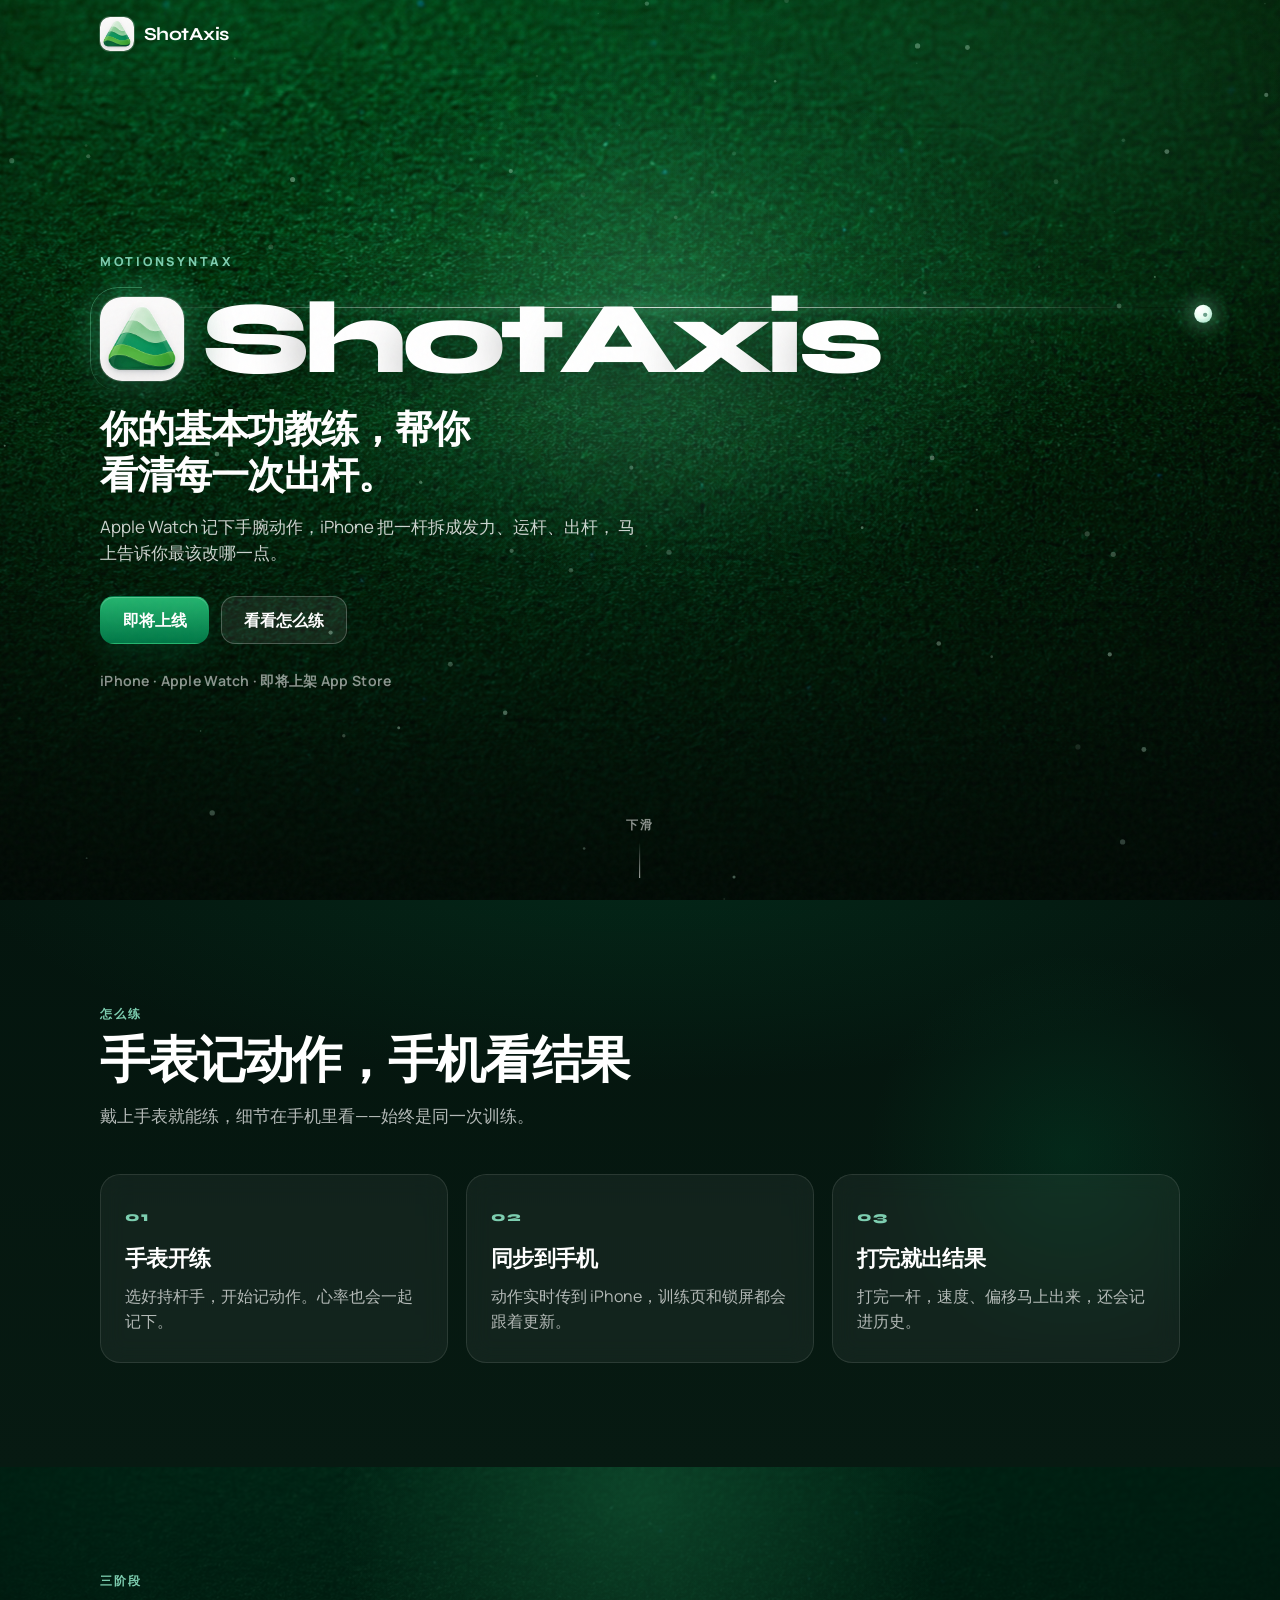
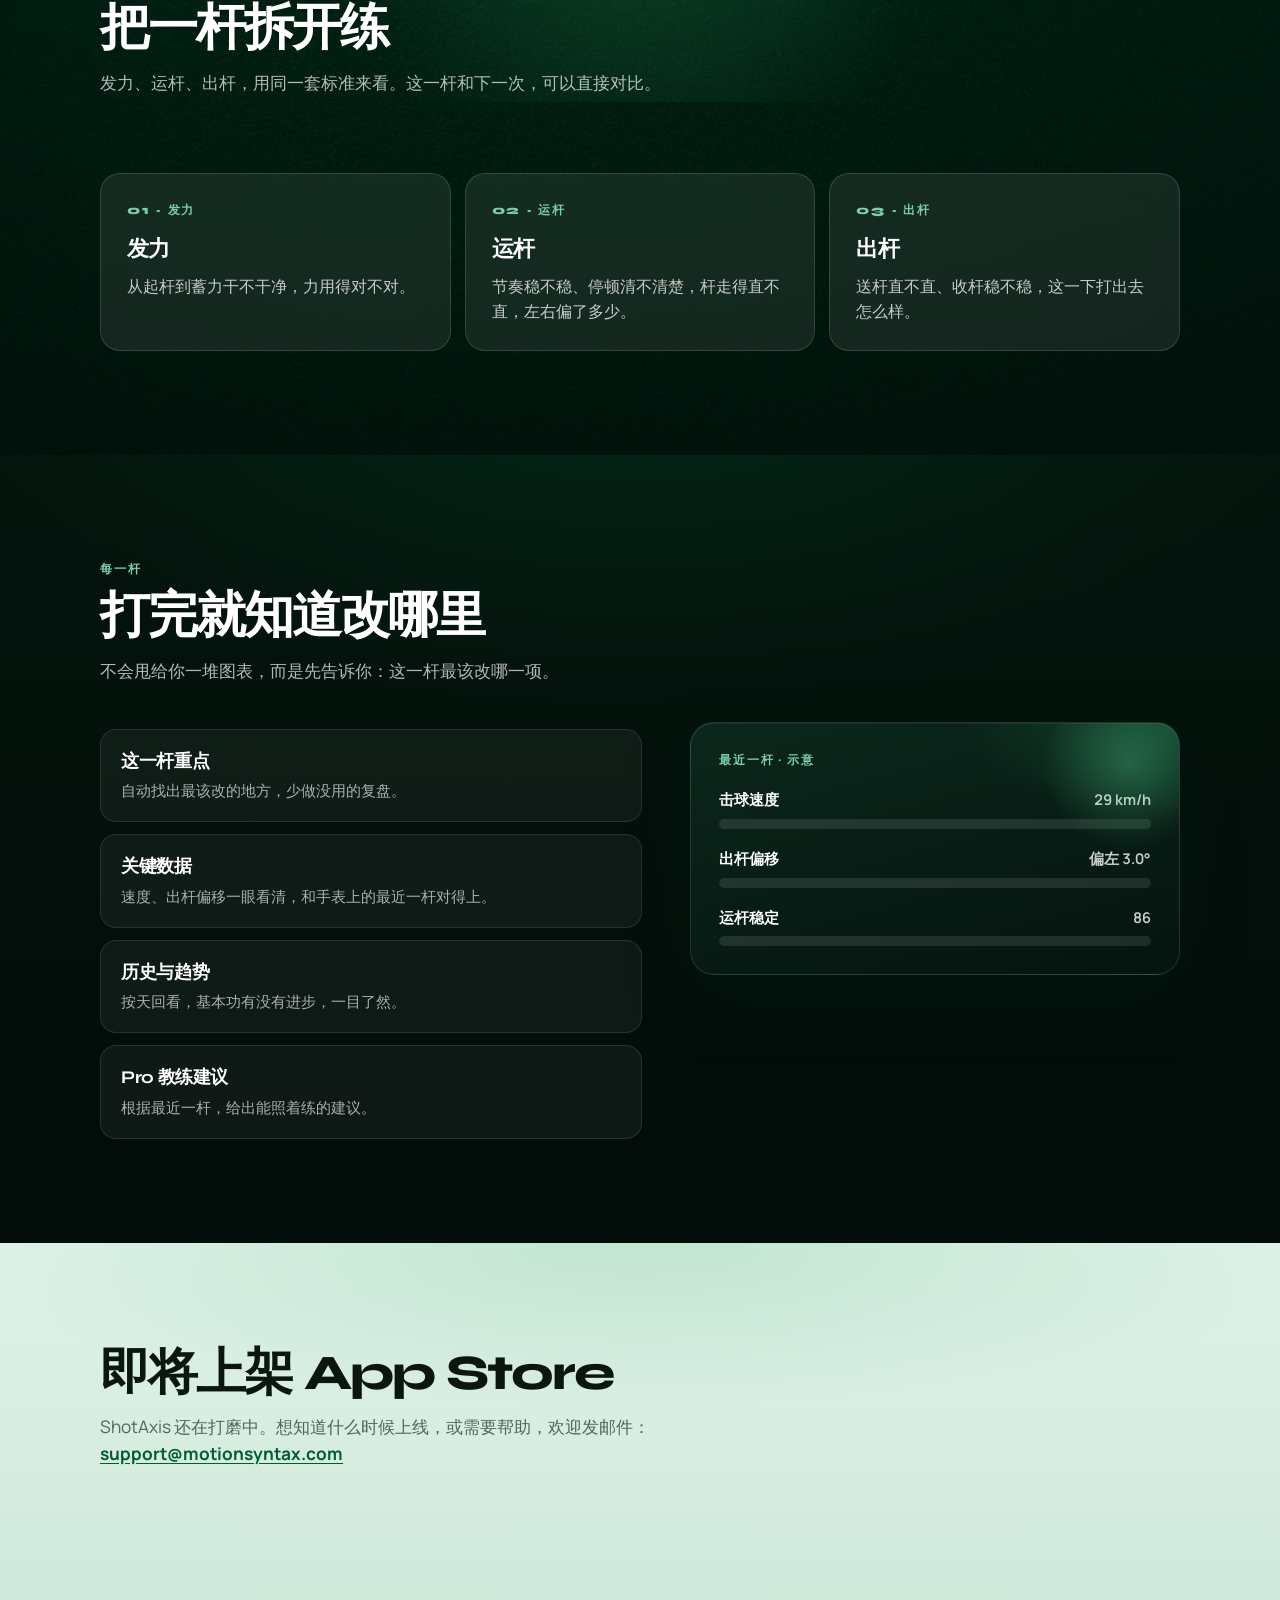
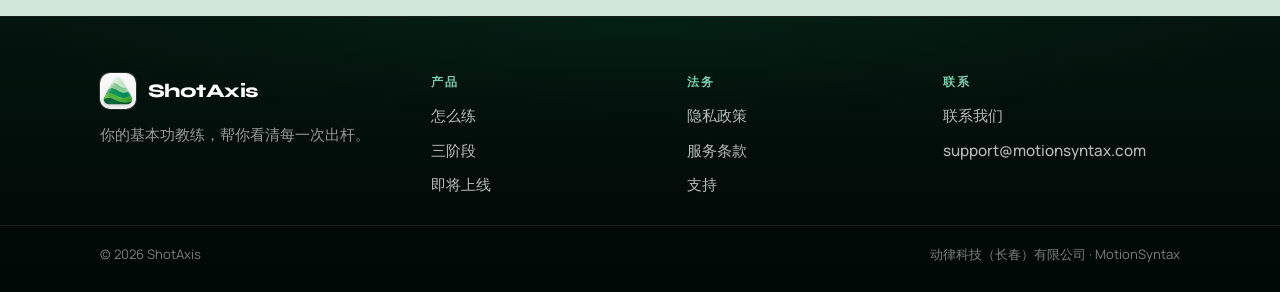
<file: index.html>
<!DOCTYPE html>
<html lang="zh-Hans">
<head>
  <meta charset="utf-8" />
  <meta name="viewport" content="width=device-width, initial-scale=1, viewport-fit=cover" />
  <meta name="description" content="ShotAxis — 你的基本功教练，帮你看清每一次出杆。Apple Watch 记下动作，iPhone 复盘发力、运杆与出杆。" />
  <meta name="theme-color" content="#000f0a" />
  <title>ShotAxis — 你的基本功教练</title>
  <link rel="icon" href="assets/app-icon.png" type="image/png" />
  <link rel="preconnect" href="https://fonts.googleapis.com" />
  <link rel="preconnect" href="https://fonts.gstatic.com" crossorigin />
  <link href="https://fonts.googleapis.com/css2?family=Manrope:wght@400;500;600;700;800&family=Syne:wght@600;700;800&display=swap" rel="stylesheet" />
  <link rel="stylesheet" href="styles.css" />
</head>
<body>
  <a class="skip-link" href="#main">跳到主要内容</a>
  <div class="noise" aria-hidden="true"></div>

  <header class="site-header" id="site-header">
    <div class="site-header__inner">
      <a class="brand" href="#top" aria-label="ShotAxis 首页">
        <img class="brand__mark" src="assets/app-icon.png" width="34" height="34" alt="" />
        <span class="brand__name">ShotAxis</span>
      </a>
    </div>
  </header>

  <main id="main">
    <section id="top" class="hero" aria-labelledby="hero-brand" data-hero>
      <div class="hero__scene" id="hero-scene" aria-hidden="true">
        <div class="hero__felt">
          <img src="assets/felt.jpg" alt="" fetchpriority="high" decoding="async" />
        </div>
        <div class="hero__veil"></div>
        <div class="hero__grid"></div>
        <div class="hero__spotlight" id="hero-spotlight"></div>
        <div class="hero__axis">
          <span class="hero__axis-beam"></span>
          <span class="hero__axis-core"></span>
        </div>
        <canvas class="hero__fx" id="hero-fx"></canvas>
        <div class="hero__impact" id="hero-impact"></div>
      </div>

      <div class="hero__content">
        <p class="hero__eyebrow" data-enter>MotionSyntax</p>
        <div class="hero__brand-row" data-enter>
          <span class="hero__icon-wrap">
            <img class="hero__icon" src="assets/app-icon.png" width="84" height="84" alt="" />
            <span class="hero__icon-ring"></span>
          </span>
          <h1 id="hero-brand" class="hero__brand" data-split>ShotAxis</h1>
        </div>
        <p class="hero__tagline" data-enter>你的基本功教练，帮你看清每一次出杆。</p>
        <p class="hero__support" data-enter>
          Apple Watch 记下手腕动作，iPhone 把一杆拆成发力、运杆、出杆，
          马上告诉你最该改哪一点。
        </p>
        <div class="hero__actions" data-enter>
          <a class="btn btn--primary btn--glow" href="#coming-soon">即将上线</a>
          <a class="btn btn--ghost" href="#how">看看怎么练</a>
        </div>
        <p class="hero__meta" data-enter>iPhone · Apple Watch · 即将上架 App Store</p>
      </div>

      <div class="hero__scroll" aria-hidden="true">
        <span>下滑</span>
        <span class="hero__scroll-line"></span>
      </div>
    </section>

    <section id="how" class="section section--dark" aria-labelledby="how-title">
      <div class="section__glow" aria-hidden="true"></div>
      <div class="section__inner">
        <p class="section__kicker section__kicker--on-dark reveal">怎么练</p>
        <h2 id="how-title" class="section__title section__title--on-dark reveal">手表记动作，手机看结果</h2>
        <p class="section__lead section__lead--on-dark reveal">
          戴上手表就能练，细节在手机里看——始终是同一次训练。
        </p>
        <ol class="flow">
          <li class="flow__item reveal reveal-delay-1">
            <span class="flow__step">01</span>
            <h3>手表开练</h3>
            <p>选好持杆手，开始记动作。心率也会一起记下。</p>
          </li>
          <li class="flow__item reveal reveal-delay-2">
            <span class="flow__step">02</span>
            <h3>同步到手机</h3>
            <p>动作实时传到 iPhone，训练页和锁屏都会跟着更新。</p>
          </li>
          <li class="flow__item reveal reveal-delay-3">
            <span class="flow__step">03</span>
            <h3>打完就出结果</h3>
            <p>打完一杆，速度、偏移马上出来，还会记进历史。</p>
          </li>
        </ol>
      </div>
    </section>

    <section id="stages" class="section section--felt" aria-labelledby="stages-title">
      <div class="section__inner">
        <p class="section__kicker section__kicker--on-dark reveal">三阶段</p>
        <h2 id="stages-title" class="section__title section__title--on-dark reveal">把一杆拆开练</h2>
        <p class="section__lead section__lead--on-dark reveal">
          发力、运杆、出杆，用同一套标准来看。这一杆和下一次，可以直接对比。
        </p>
        <div class="stage-rail reveal" aria-hidden="true">
          <span class="stage-rail__pulse"></span>
          <span class="stage-rail__nodes">
            <i></i><i></i><i></i>
          </span>
        </div>
        <div class="stages">
          <article class="stage-card reveal reveal-delay-1">
            <span class="stage-card__index">01 · 发力</span>
            <h3>发力</h3>
            <p>从起杆到蓄力干不干净，力用得对不对。</p>
          </article>
          <article class="stage-card reveal reveal-delay-2">
            <span class="stage-card__index">02 · 运杆</span>
            <h3>运杆</h3>
            <p>节奏稳不稳、停顿清不清楚，杆走得直不直，左右偏了多少。</p>
          </article>
          <article class="stage-card reveal reveal-delay-3">
            <span class="stage-card__index">03 · 出杆</span>
            <h3>出杆</h3>
            <p>送杆直不直、收杆稳不稳，这一下打出去怎么样。</p>
          </article>
        </div>
      </div>
    </section>

    <section id="stroke" class="section section--ink" aria-labelledby="stroke-title">
      <div class="section__inner feature-grid">
        <div class="reveal">
          <p class="section__kicker section__kicker--on-dark">每一杆</p>
          <h2 id="stroke-title" class="section__title section__title--on-dark">打完就知道改哪里</h2>
          <p class="section__lead section__lead--on-dark">
            不会甩给你一堆图表，而是先告诉你：这一杆最该改哪一项。
          </p>
          <ul class="feature-list feature-list--dark">
            <li>
              <strong>这一杆重点</strong>
              <span>自动找出最该改的地方，少做没用的复盘。</span>
            </li>
            <li>
              <strong>关键数据</strong>
              <span>速度、出杆偏移一眼看清，和手表上的最近一杆对得上。</span>
            </li>
            <li>
              <strong>历史与趋势</strong>
              <span>按天回看，基本功有没有进步，一目了然。</span>
            </li>
            <li>
              <strong>Pro 教练建议</strong>
              <span>根据最近一杆，给出能照着练的建议。</span>
            </li>
          </ul>
        </div>
        <aside class="metric-panel reveal reveal-delay-2" id="metric-panel" aria-label="指标示意">
          <div class="metric-panel__orb" aria-hidden="true"></div>
          <p class="metric-panel__label">最近一杆 · 示意</p>
          <div class="metric-row">
            <div class="metric-row__top">
              <span>击球速度</span>
              <span class="metric-row__value"><span data-count="31">0</span> km/h</span>
            </div>
            <div class="metric-bar"><span class="metric-bar__fill" data-width="78"></span></div>
          </div>
          <div class="metric-row">
            <div class="metric-row__top">
              <span>出杆偏移</span>
              <span class="metric-row__value">偏左 <span data-count="3.2" data-decimals="1">0</span>°</span>
            </div>
            <div class="metric-bar"><span class="metric-bar__fill metric-bar__fill--warn" data-width="64"></span></div>
          </div>
          <div class="metric-row">
            <div class="metric-row__top">
              <span>运杆稳定</span>
              <span class="metric-row__value"><span data-count="91">0</span></span>
            </div>
            <div class="metric-bar"><span class="metric-bar__fill" data-width="91"></span></div>
          </div>
        </aside>
      </div>
    </section>

    <section id="coming-soon" class="section section--cta" aria-labelledby="coming-soon-title">
      <div class="section__inner reveal">
        <h2 id="coming-soon-title" class="section__title">即将上架 App Store</h2>
        <p class="section__lead">
          ShotAxis 还在打磨中。想知道什么时候上线，或需要帮助，欢迎发邮件：
          <a href="mailto:support@motionsyntax.com">support@motionsyntax.com</a>
        </p>
      </div>
    </section>
  </main>

  <footer class="site-footer">
    <div class="site-footer__inner">
      <div class="site-footer__brand">
        <a class="site-footer__brand-link" href="#top" aria-label="ShotAxis 首页">
          <img src="assets/app-icon.png" width="36" height="36" alt="" />
          <span class="site-footer__brand-name">ShotAxis</span>
        </a>
        <p class="site-footer__brand-text">你的基本功教练，帮你看清每一次出杆。</p>
      </div>
      <div class="site-footer__col">
        <p class="site-footer__label">产品</p>
        <ul class="site-footer__links">
          <li><a href="#how">怎么练</a></li>
          <li><a href="#stages">三阶段</a></li>
          <li><a href="#coming-soon">即将上线</a></li>
        </ul>
      </div>
      <div class="site-footer__col">
        <p class="site-footer__label">法务</p>
        <ul class="site-footer__links">
          <li><a href="privacy/">隐私政策</a></li>
          <li><a href="terms/">服务条款</a></li>
          <li><a href="support/">支持</a></li>
        </ul>
      </div>
      <div class="site-footer__col">
        <p class="site-footer__label">联系</p>
        <ul class="site-footer__links">
          <li><a href="contact/">联系我们</a></li>
          <li>
            <a class="site-footer__mail" href="mailto:support@motionsyntax.com">support@motionsyntax.com</a>
          </li>
        </ul>
      </div>
    </div>
    <div class="site-footer__bar">
      <div class="site-footer__bar-inner">
        <p>© <span id="year"></span> ShotAxis</p>
        <p>
          <a href="contact/">动律科技（长春）有限公司</a>
          · MotionSyntax
        </p>
      </div>
    </div>
  </footer>

  <script src="main.js" defer></script>
</body>
</html>
</file>
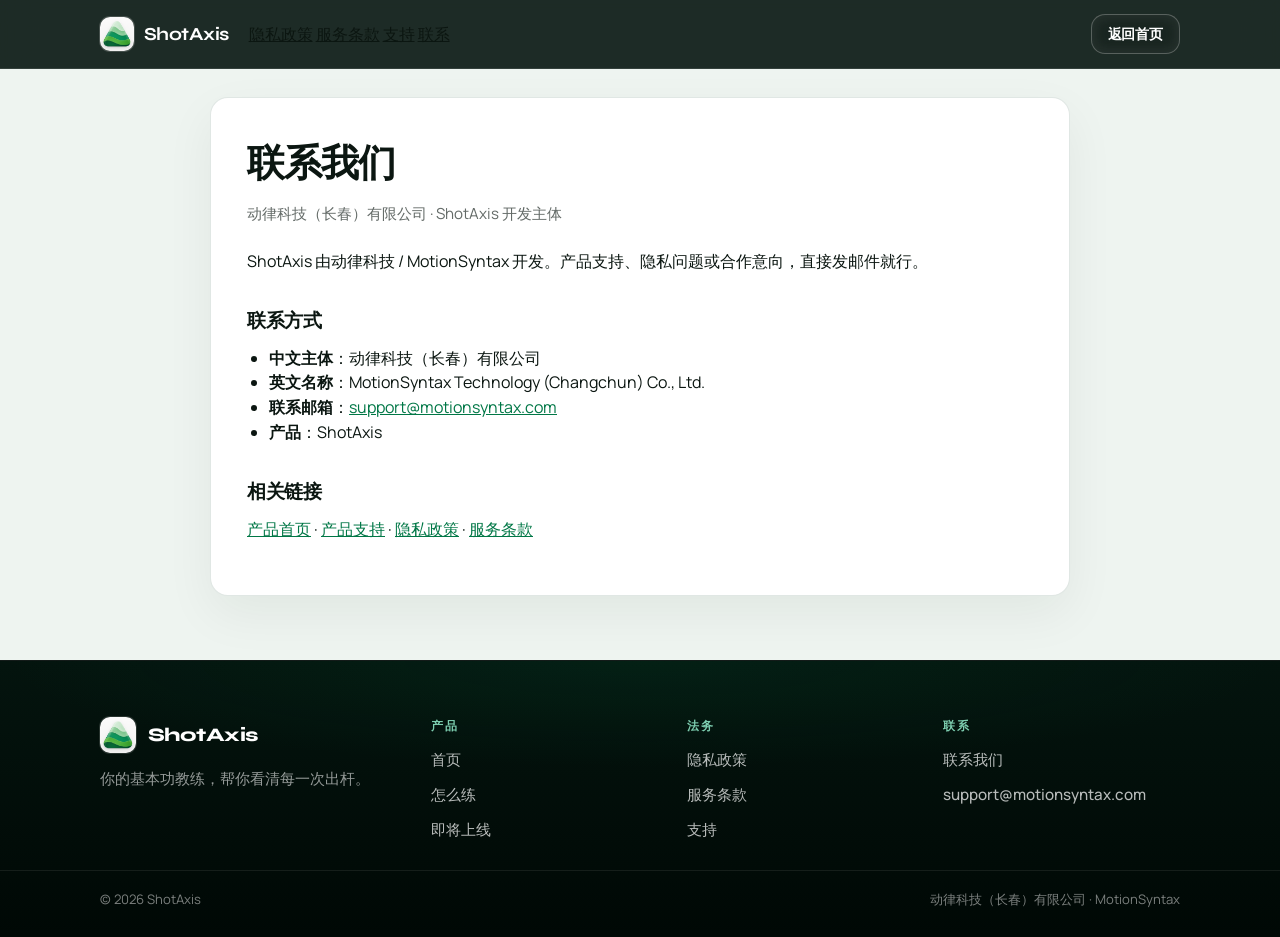
<file: contact/index.html>
<!DOCTYPE html>
<html lang="zh-Hans">
<head>
  <meta charset="utf-8" />
  <meta name="viewport" content="width=device-width, initial-scale=1, viewport-fit=cover" />
  <meta name="description" content="联系 MotionSyntax / 动律科技（长春）有限公司 — ShotAxis 开发主体" />
  <meta name="theme-color" content="#001a10" />
  <title>联系我们 · ShotAxis</title>
  <link rel="icon" href="../assets/app-icon.png" type="image/png" />
  <link rel="preconnect" href="https://fonts.googleapis.com" />
  <link rel="preconnect" href="https://fonts.gstatic.com" crossorigin />
  <link href="https://fonts.googleapis.com/css2?family=Manrope:wght@400;500;600;700;800&family=Syne:wght@600;700;800&display=swap" rel="stylesheet" />
  <link rel="stylesheet" href="../styles.css" />
</head>
<body class="page-shell">
  <a class="skip-link" href="#main">跳到主要内容</a>
  <header class="site-header is-scrolled">
    <div class="site-header__inner">
      <a class="brand" href="../" aria-label="ShotAxis 首页">
        <img class="brand__mark" src="../assets/app-icon.png" width="34" height="34" alt="" />
        <span class="brand__name">ShotAxis</span>
      </a>
      <nav class="site-nav" aria-label="法律页面">
        <a href="../privacy/">隐私政策</a>
        <a href="../terms/">服务条款</a>
        <a href="../support/">支持</a>
        <a href="../contact/" aria-current="page">联系</a>
      </nav>
      <a class="btn btn--ghost btn--small" href="../">返回首页</a>
    </div>
  </header>

  <main id="main" class="legal">
    <h1>联系我们</h1>
    <p class="meta">动律科技（长春）有限公司 · ShotAxis 开发主体</p>

    <p>ShotAxis 由动律科技 / MotionSyntax 开发。产品支持、隐私问题或合作意向，直接发邮件就行。</p>

    <h2>联系方式</h2>
    <ul>
      <li><strong>中文主体</strong>：动律科技（长春）有限公司</li>
      <li><strong>英文名称</strong>：MotionSyntax Technology (Changchun) Co., Ltd.</li>
      <li><strong>联系邮箱</strong>：<a href="mailto:support@motionsyntax.com">support@motionsyntax.com</a></li>
      <li><strong>产品</strong>：ShotAxis</li>
    </ul>

    <h2>相关链接</h2>
    <p>
      <a href="../">产品首页</a> ·
      <a href="../support/">产品支持</a> ·
      <a href="../privacy/">隐私政策</a> ·
      <a href="../terms/">服务条款</a>
    </p>
  </main>

  <footer class="site-footer">
    <div class="site-footer__inner">
      <div class="site-footer__brand">
        <a class="site-footer__brand-link" href="../" aria-label="ShotAxis 首页">
          <img src="../assets/app-icon.png" width="36" height="36" alt="" />
          <span class="site-footer__brand-name">ShotAxis</span>
        </a>
        <p class="site-footer__brand-text">你的基本功教练，帮你看清每一次出杆。</p>
      </div>
      <div class="site-footer__col">
        <p class="site-footer__label">产品</p>
        <ul class="site-footer__links">
          <li><a href="../">首页</a></li>
          <li><a href="../#how">怎么练</a></li>
          <li><a href="../#coming-soon">即将上线</a></li>
        </ul>
      </div>
      <div class="site-footer__col">
        <p class="site-footer__label">法务</p>
        <ul class="site-footer__links">
          <li><a href="../privacy/">隐私政策</a></li>
          <li><a href="../terms/">服务条款</a></li>
          <li><a href="../support/">支持</a></li>
        </ul>
      </div>
      <div class="site-footer__col">
        <p class="site-footer__label">联系</p>
        <ul class="site-footer__links">
          <li><a href="../contact/">联系我们</a></li>
          <li>
            <a class="site-footer__mail" href="mailto:support@motionsyntax.com">support@motionsyntax.com</a>
          </li>
        </ul>
      </div>
    </div>
    <div class="site-footer__bar">
      <div class="site-footer__bar-inner">
        <p>© <span id="year"></span> ShotAxis</p>
        <p>
          <a href="../contact/">动律科技（长春）有限公司</a>
          · MotionSyntax
        </p>
      </div>
    </div>
  </footer>
  <script src="../main.js" defer></script>
</body>
</html>
</file>
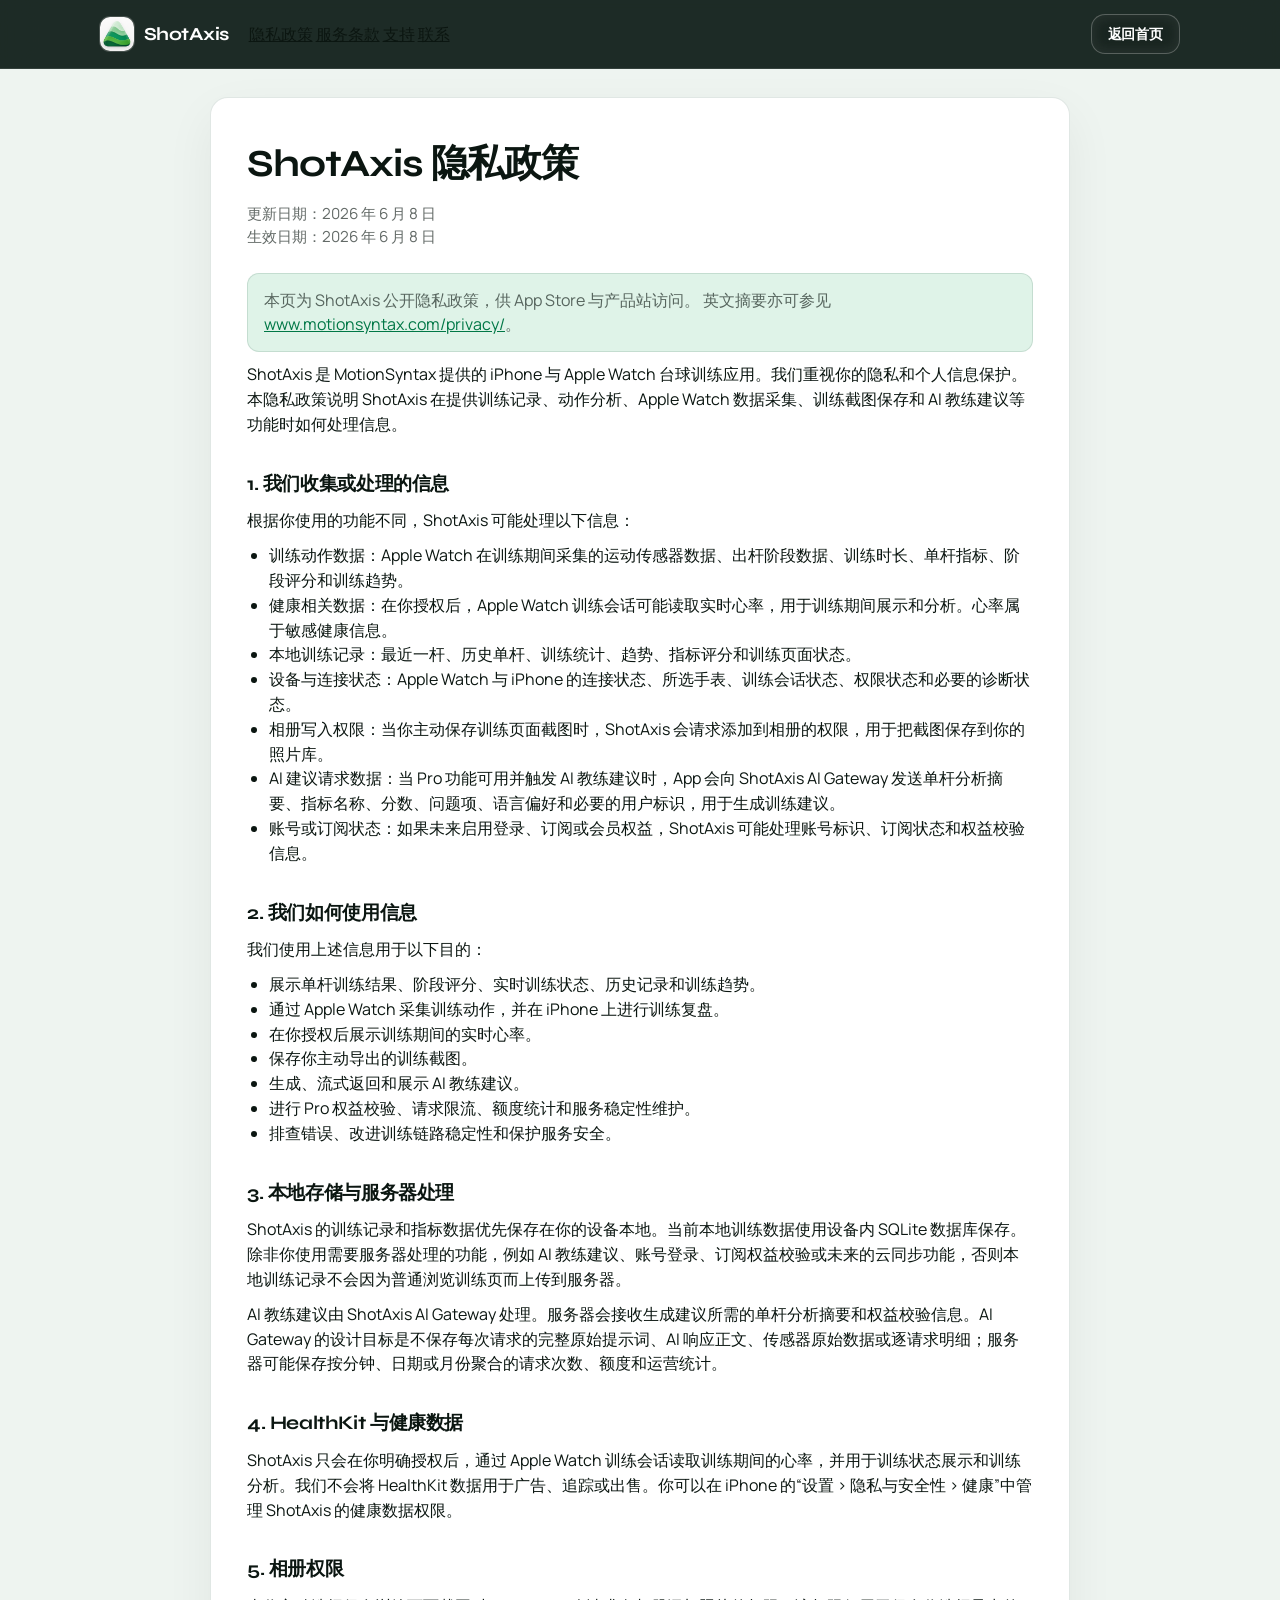
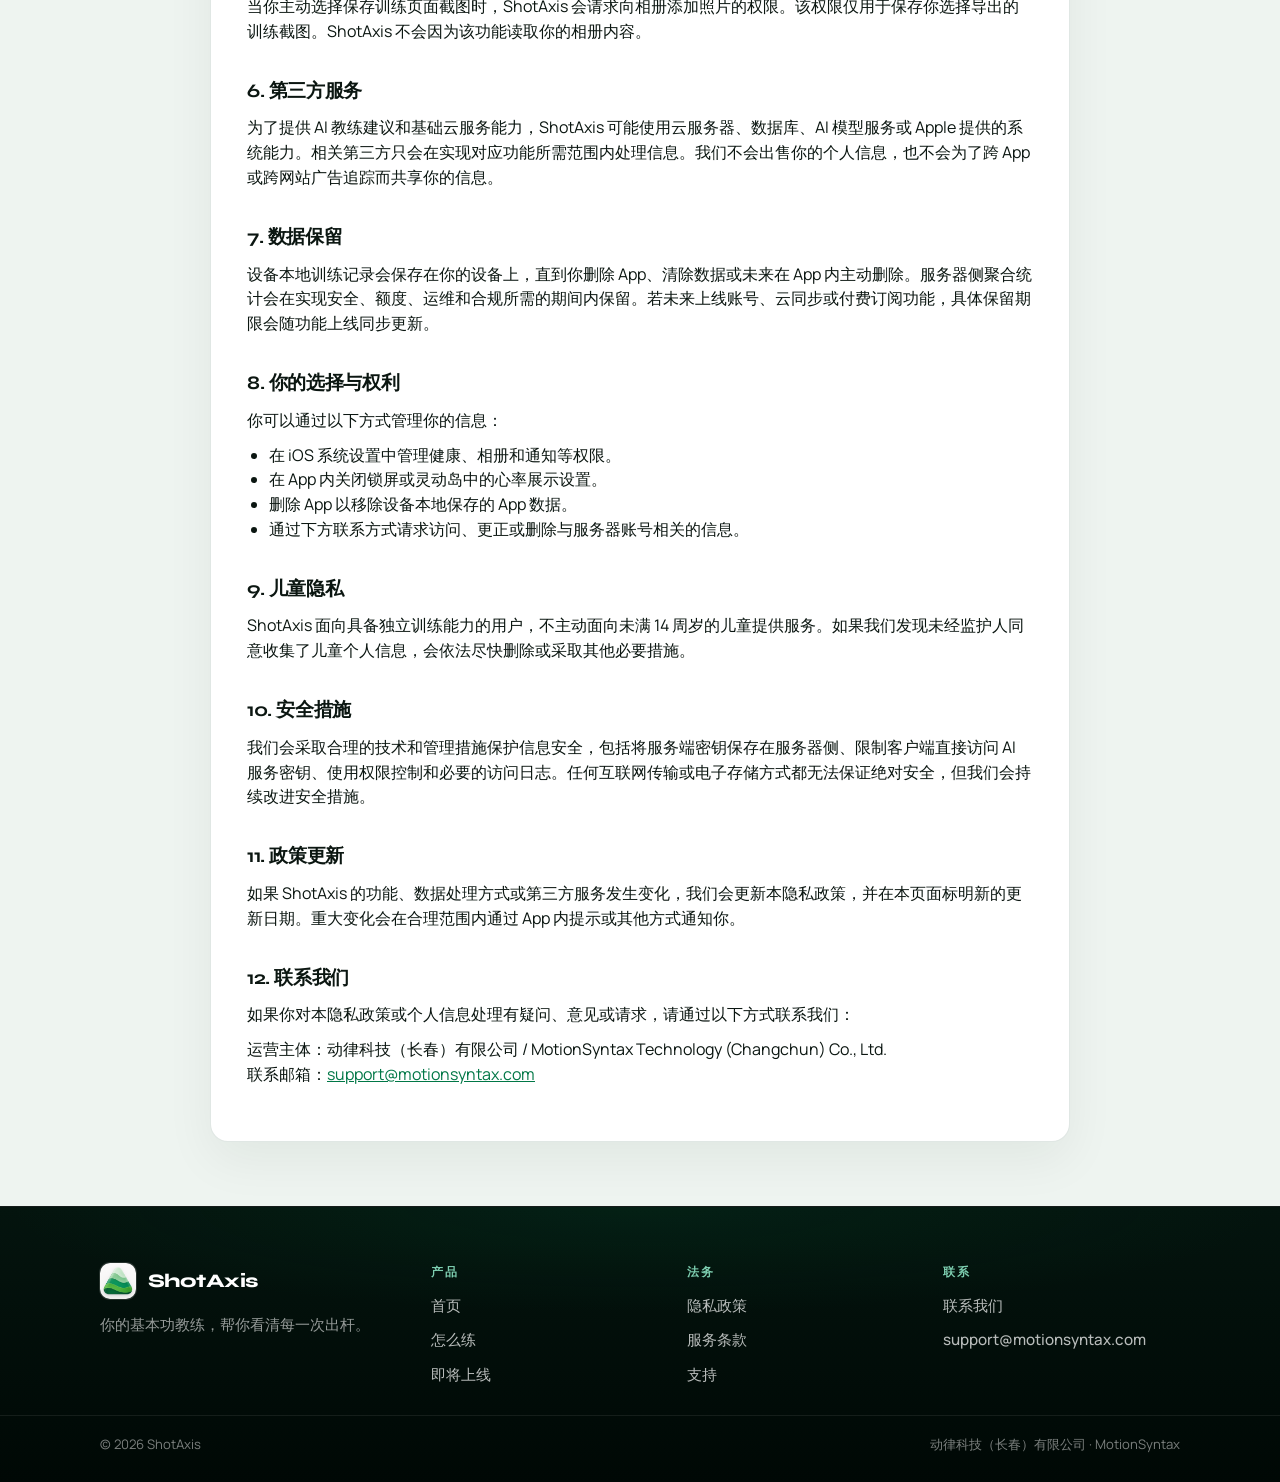
<file: privacy/index.html>
<!DOCTYPE html>
<html lang="zh-Hans">
<head>
  <meta charset="utf-8" />
  <meta name="viewport" content="width=device-width, initial-scale=1, viewport-fit=cover" />
  <meta name="description" content="ShotAxis 隐私政策 — MotionSyntax / 动律科技（长春）有限公司" />
  <meta name="theme-color" content="#001a10" />
  <title>隐私政策 · ShotAxis</title>
  <link rel="icon" href="../assets/app-icon.png" type="image/png" />
  <link rel="preconnect" href="https://fonts.googleapis.com" />
  <link rel="preconnect" href="https://fonts.gstatic.com" crossorigin />
  <link href="https://fonts.googleapis.com/css2?family=Manrope:wght@400;500;600;700;800&family=Syne:wght@600;700;800&display=swap" rel="stylesheet" />
  <link rel="stylesheet" href="../styles.css" />
</head>
<body class="page-shell">
  <a class="skip-link" href="#main">跳到主要内容</a>
  <header class="site-header is-scrolled">
    <div class="site-header__inner">
      <a class="brand" href="../" aria-label="ShotAxis 首页">
        <img class="brand__mark" src="../assets/app-icon.png" width="34" height="34" alt="" />
        <span class="brand__name">ShotAxis</span>
      </a>
      <nav class="site-nav" aria-label="法律页面">
        <a href="../privacy/" aria-current="page">隐私政策</a>
        <a href="../terms/">服务条款</a>
        <a href="../support/">支持</a>
        <a href="../contact/">联系</a>
      </nav>
      <a class="btn btn--ghost btn--small" href="../">返回首页</a>
    </div>
  </header>

  <main id="main" class="legal">
    <h1>ShotAxis 隐私政策</h1>
    <p class="meta">更新日期：2026 年 6 月 8 日<br />生效日期：2026 年 6 月 8 日</p>

    <p class="notice">
      本页为 ShotAxis 公开隐私政策，供 App Store 与产品站访问。
      英文摘要亦可参见
      <a href="https://www.motionsyntax.com/privacy/" rel="noopener">www.motionsyntax.com/privacy/</a>。
    </p>

    <p>ShotAxis 是 MotionSyntax 提供的 iPhone 与 Apple Watch 台球训练应用。我们重视你的隐私和个人信息保护。本隐私政策说明 ShotAxis 在提供训练记录、动作分析、Apple Watch 数据采集、训练截图保存和 AI 教练建议等功能时如何处理信息。</p>

    <h2>1. 我们收集或处理的信息</h2>
    <p>根据你使用的功能不同，ShotAxis 可能处理以下信息：</p>
    <ul>
      <li>训练动作数据：Apple Watch 在训练期间采集的运动传感器数据、出杆阶段数据、训练时长、单杆指标、阶段评分和训练趋势。</li>
      <li>健康相关数据：在你授权后，Apple Watch 训练会话可能读取实时心率，用于训练期间展示和分析。心率属于敏感健康信息。</li>
      <li>本地训练记录：最近一杆、历史单杆、训练统计、趋势、指标评分和训练页面状态。</li>
      <li>设备与连接状态：Apple Watch 与 iPhone 的连接状态、所选手表、训练会话状态、权限状态和必要的诊断状态。</li>
      <li>相册写入权限：当你主动保存训练页面截图时，ShotAxis 会请求添加到相册的权限，用于把截图保存到你的照片库。</li>
      <li>AI 建议请求数据：当 Pro 功能可用并触发 AI 教练建议时，App 会向 ShotAxis AI Gateway 发送单杆分析摘要、指标名称、分数、问题项、语言偏好和必要的用户标识，用于生成训练建议。</li>
      <li>账号或订阅状态：如果未来启用登录、订阅或会员权益，ShotAxis 可能处理账号标识、订阅状态和权益校验信息。</li>
    </ul>

    <h2>2. 我们如何使用信息</h2>
    <p>我们使用上述信息用于以下目的：</p>
    <ul>
      <li>展示单杆训练结果、阶段评分、实时训练状态、历史记录和训练趋势。</li>
      <li>通过 Apple Watch 采集训练动作，并在 iPhone 上进行训练复盘。</li>
      <li>在你授权后展示训练期间的实时心率。</li>
      <li>保存你主动导出的训练截图。</li>
      <li>生成、流式返回和展示 AI 教练建议。</li>
      <li>进行 Pro 权益校验、请求限流、额度统计和服务稳定性维护。</li>
      <li>排查错误、改进训练链路稳定性和保护服务安全。</li>
    </ul>

    <h2>3. 本地存储与服务器处理</h2>
    <p>ShotAxis 的训练记录和指标数据优先保存在你的设备本地。当前本地训练数据使用设备内 SQLite 数据库保存。除非你使用需要服务器处理的功能，例如 AI 教练建议、账号登录、订阅权益校验或未来的云同步功能，否则本地训练记录不会因为普通浏览训练页而上传到服务器。</p>
    <p>AI 教练建议由 ShotAxis AI Gateway 处理。服务器会接收生成建议所需的单杆分析摘要和权益校验信息。AI Gateway 的设计目标是不保存每次请求的完整原始提示词、AI 响应正文、传感器原始数据或逐请求明细；服务器可能保存按分钟、日期或月份聚合的请求次数、额度和运营统计。</p>

    <h2>4. HealthKit 与健康数据</h2>
    <p>ShotAxis 只会在你明确授权后，通过 Apple Watch 训练会话读取训练期间的心率，并用于训练状态展示和训练分析。我们不会将 HealthKit 数据用于广告、追踪或出售。你可以在 iPhone 的“设置 &gt; 隐私与安全性 &gt; 健康”中管理 ShotAxis 的健康数据权限。</p>

    <h2>5. 相册权限</h2>
    <p>当你主动选择保存训练页面截图时，ShotAxis 会请求向相册添加照片的权限。该权限仅用于保存你选择导出的训练截图。ShotAxis 不会因为该功能读取你的相册内容。</p>

    <h2>6. 第三方服务</h2>
    <p>为了提供 AI 教练建议和基础云服务能力，ShotAxis 可能使用云服务器、数据库、AI 模型服务或 Apple 提供的系统能力。相关第三方只会在实现对应功能所需范围内处理信息。我们不会出售你的个人信息，也不会为了跨 App 或跨网站广告追踪而共享你的信息。</p>

    <h2>7. 数据保留</h2>
    <p>设备本地训练记录会保存在你的设备上，直到你删除 App、清除数据或未来在 App 内主动删除。服务器侧聚合统计会在实现安全、额度、运维和合规所需的期间内保留。若未来上线账号、云同步或付费订阅功能，具体保留期限会随功能上线同步更新。</p>

    <h2>8. 你的选择与权利</h2>
    <p>你可以通过以下方式管理你的信息：</p>
    <ul>
      <li>在 iOS 系统设置中管理健康、相册和通知等权限。</li>
      <li>在 App 内关闭锁屏或灵动岛中的心率展示设置。</li>
      <li>删除 App 以移除设备本地保存的 App 数据。</li>
      <li>通过下方联系方式请求访问、更正或删除与服务器账号相关的信息。</li>
    </ul>

    <h2>9. 儿童隐私</h2>
    <p>ShotAxis 面向具备独立训练能力的用户，不主动面向未满 14 周岁的儿童提供服务。如果我们发现未经监护人同意收集了儿童个人信息，会依法尽快删除或采取其他必要措施。</p>

    <h2>10. 安全措施</h2>
    <p>我们会采取合理的技术和管理措施保护信息安全，包括将服务端密钥保存在服务器侧、限制客户端直接访问 AI 服务密钥、使用权限控制和必要的访问日志。任何互联网传输或电子存储方式都无法保证绝对安全，但我们会持续改进安全措施。</p>

    <h2>11. 政策更新</h2>
    <p>如果 ShotAxis 的功能、数据处理方式或第三方服务发生变化，我们会更新本隐私政策，并在本页面标明新的更新日期。重大变化会在合理范围内通过 App 内提示或其他方式通知你。</p>

    <h2>12. 联系我们</h2>
    <p>如果你对本隐私政策或个人信息处理有疑问、意见或请求，请通过以下方式联系我们：</p>
    <p>运营主体：动律科技（长春）有限公司 / MotionSyntax Technology (Changchun) Co., Ltd.<br />联系邮箱：<a href="mailto:support@motionsyntax.com">support@motionsyntax.com</a></p>

  </main>

  <footer class="site-footer">
    <div class="site-footer__inner">
      <div class="site-footer__brand">
        <a class="site-footer__brand-link" href="../" aria-label="ShotAxis 首页">
          <img src="../assets/app-icon.png" width="36" height="36" alt="" />
          <span class="site-footer__brand-name">ShotAxis</span>
        </a>
        <p class="site-footer__brand-text">你的基本功教练，帮你看清每一次出杆。</p>
      </div>
      <div class="site-footer__col">
        <p class="site-footer__label">产品</p>
        <ul class="site-footer__links">
          <li><a href="../">首页</a></li>
          <li><a href="../#how">怎么练</a></li>
          <li><a href="../#coming-soon">即将上线</a></li>
        </ul>
      </div>
      <div class="site-footer__col">
        <p class="site-footer__label">法务</p>
        <ul class="site-footer__links">
          <li><a href="../privacy/">隐私政策</a></li>
          <li><a href="../terms/">服务条款</a></li>
          <li><a href="../support/">支持</a></li>
        </ul>
      </div>
      <div class="site-footer__col">
        <p class="site-footer__label">联系</p>
        <ul class="site-footer__links">
          <li><a href="../contact/">联系我们</a></li>
          <li>
            <a class="site-footer__mail" href="mailto:support@motionsyntax.com">support@motionsyntax.com</a>
          </li>
        </ul>
      </div>
    </div>
    <div class="site-footer__bar">
      <div class="site-footer__bar-inner">
        <p>© <span id="year"></span> ShotAxis</p>
        <p>
          <a href="../contact/">动律科技（长春）有限公司</a>
          · MotionSyntax
        </p>
      </div>
    </div>
  </footer>
  <script src="../main.js" defer></script>
</body>
</html>
</file>
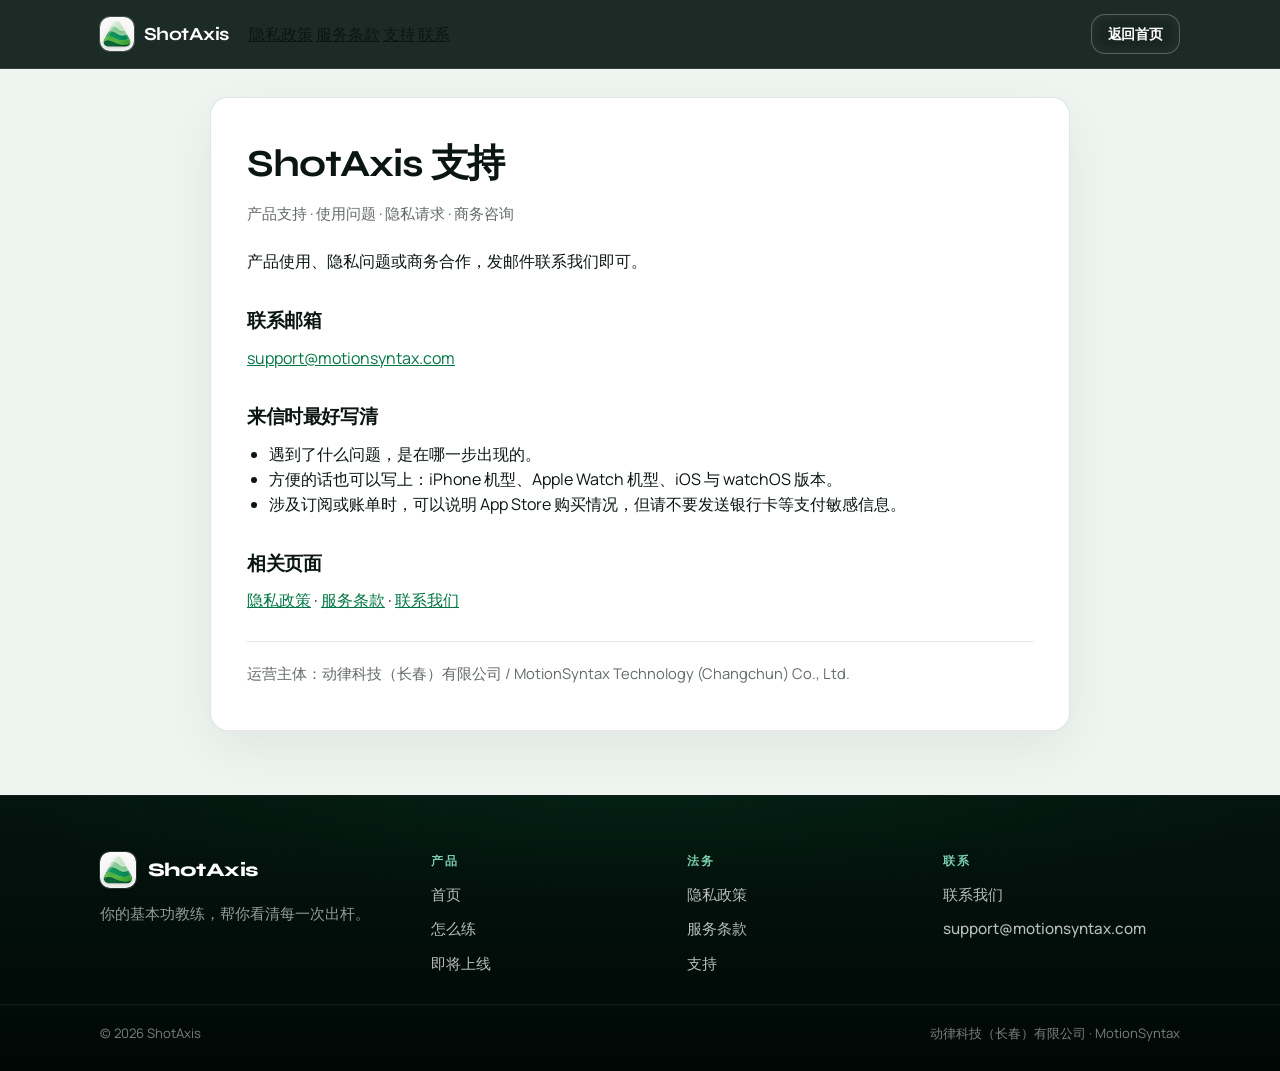
<file: support/index.html>
<!DOCTYPE html>
<html lang="zh-Hans">
<head>
  <meta charset="utf-8" />
  <meta name="viewport" content="width=device-width, initial-scale=1, viewport-fit=cover" />
  <meta name="description" content="ShotAxis 产品支持 — MotionSyntax / 动律科技（长春）有限公司" />
  <meta name="theme-color" content="#001a10" />
  <title>支持 · ShotAxis</title>
  <link rel="icon" href="../assets/app-icon.png" type="image/png" />
  <link rel="preconnect" href="https://fonts.googleapis.com" />
  <link rel="preconnect" href="https://fonts.gstatic.com" crossorigin />
  <link href="https://fonts.googleapis.com/css2?family=Manrope:wght@400;500;600;700;800&family=Syne:wght@600;700;800&display=swap" rel="stylesheet" />
  <link rel="stylesheet" href="../styles.css" />
</head>
<body class="page-shell">
  <a class="skip-link" href="#main">跳到主要内容</a>
  <header class="site-header is-scrolled">
    <div class="site-header__inner">
      <a class="brand" href="../" aria-label="ShotAxis 首页">
        <img class="brand__mark" src="../assets/app-icon.png" width="34" height="34" alt="" />
        <span class="brand__name">ShotAxis</span>
      </a>
      <nav class="site-nav" aria-label="法律页面">
        <a href="../privacy/">隐私政策</a>
        <a href="../terms/">服务条款</a>
        <a href="../support/" aria-current="page">支持</a>
        <a href="../contact/">联系</a>
      </nav>
      <a class="btn btn--ghost btn--small" href="../">返回首页</a>
    </div>
  </header>

  <main id="main" class="legal">
    <h1>ShotAxis 支持</h1>
    <p class="meta">产品支持 · 使用问题 · 隐私请求 · 商务咨询</p>

    <p>产品使用、隐私问题或商务合作，发邮件联系我们即可。</p>

    <h2>联系邮箱</h2>
    <p><a href="mailto:support@motionsyntax.com">support@motionsyntax.com</a></p>

    <h2>来信时最好写清</h2>
    <ul>
      <li>遇到了什么问题，是在哪一步出现的。</li>
      <li>方便的话也可以写上：iPhone 机型、Apple Watch 机型、iOS 与 watchOS 版本。</li>
      <li>涉及订阅或账单时，可以说明 App Store 购买情况，但请不要发送银行卡等支付敏感信息。</li>
    </ul>

    <h2>相关页面</h2>
    <p>
      <a href="../privacy/">隐私政策</a> ·
      <a href="../terms/">服务条款</a> ·
      <a href="../contact/">联系我们</a>
    </p>

    <div class="legal-entity">
      运营主体：动律科技（长春）有限公司 / MotionSyntax Technology (Changchun) Co., Ltd.
    </div>
  </main>

  <footer class="site-footer">
    <div class="site-footer__inner">
      <div class="site-footer__brand">
        <a class="site-footer__brand-link" href="../" aria-label="ShotAxis 首页">
          <img src="../assets/app-icon.png" width="36" height="36" alt="" />
          <span class="site-footer__brand-name">ShotAxis</span>
        </a>
        <p class="site-footer__brand-text">你的基本功教练，帮你看清每一次出杆。</p>
      </div>
      <div class="site-footer__col">
        <p class="site-footer__label">产品</p>
        <ul class="site-footer__links">
          <li><a href="../">首页</a></li>
          <li><a href="../#how">怎么练</a></li>
          <li><a href="../#coming-soon">即将上线</a></li>
        </ul>
      </div>
      <div class="site-footer__col">
        <p class="site-footer__label">法务</p>
        <ul class="site-footer__links">
          <li><a href="../privacy/">隐私政策</a></li>
          <li><a href="../terms/">服务条款</a></li>
          <li><a href="../support/">支持</a></li>
        </ul>
      </div>
      <div class="site-footer__col">
        <p class="site-footer__label">联系</p>
        <ul class="site-footer__links">
          <li><a href="../contact/">联系我们</a></li>
          <li>
            <a class="site-footer__mail" href="mailto:support@motionsyntax.com">support@motionsyntax.com</a>
          </li>
        </ul>
      </div>
    </div>
    <div class="site-footer__bar">
      <div class="site-footer__bar-inner">
        <p>© <span id="year"></span> ShotAxis</p>
        <p>
          <a href="../contact/">动律科技（长春）有限公司</a>
          · MotionSyntax
        </p>
      </div>
    </div>
  </footer>
  <script src="../main.js" defer></script>
</body>
</html>
</file>
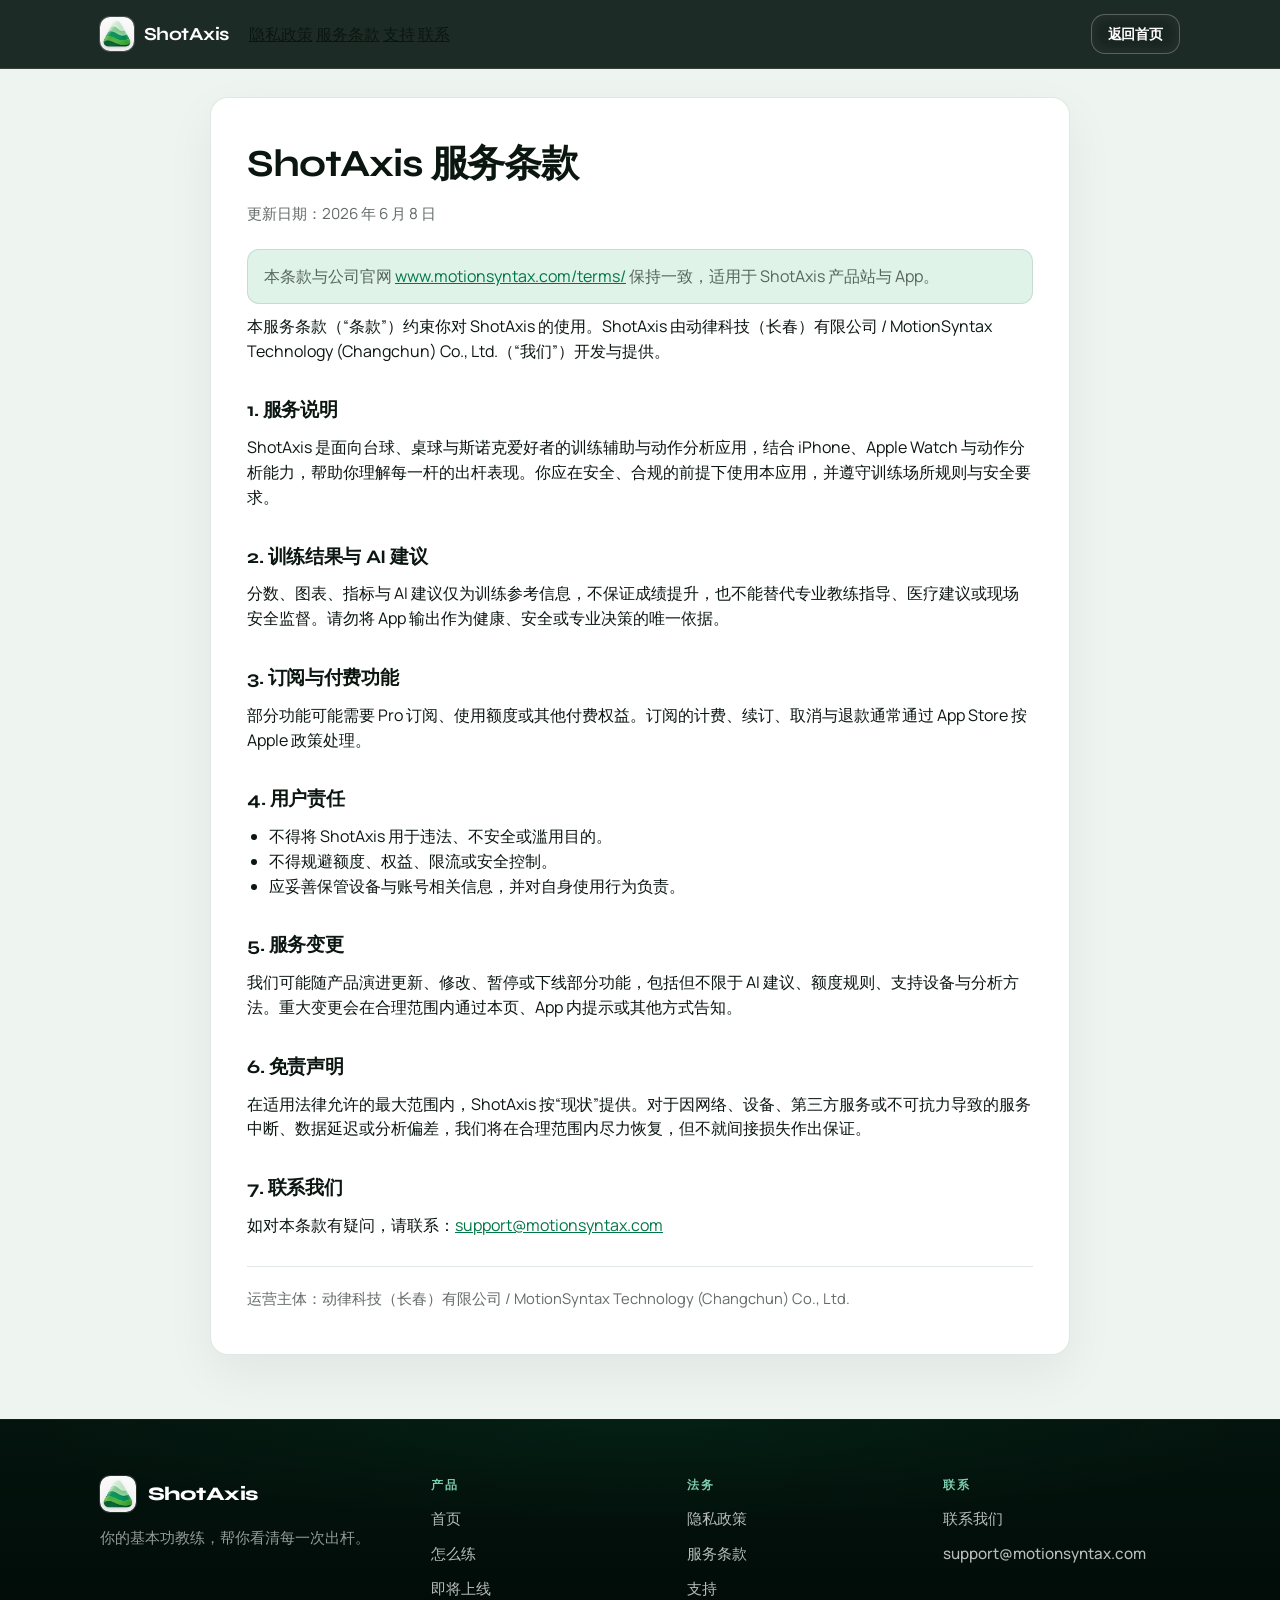
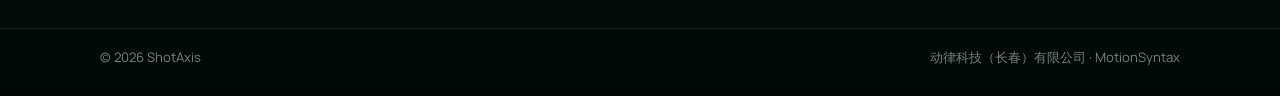
<file: terms/index.html>
<!DOCTYPE html>
<html lang="zh-Hans">
<head>
  <meta charset="utf-8" />
  <meta name="viewport" content="width=device-width, initial-scale=1, viewport-fit=cover" />
  <meta name="description" content="ShotAxis 服务条款 — MotionSyntax / 动律科技（长春）有限公司" />
  <meta name="theme-color" content="#001a10" />
  <title>服务条款 · ShotAxis</title>
  <link rel="icon" href="../assets/app-icon.png" type="image/png" />
  <link rel="preconnect" href="https://fonts.googleapis.com" />
  <link rel="preconnect" href="https://fonts.gstatic.com" crossorigin />
  <link href="https://fonts.googleapis.com/css2?family=Manrope:wght@400;500;600;700;800&family=Syne:wght@600;700;800&display=swap" rel="stylesheet" />
  <link rel="stylesheet" href="../styles.css" />
</head>
<body class="page-shell">
  <a class="skip-link" href="#main">跳到主要内容</a>
  <header class="site-header is-scrolled">
    <div class="site-header__inner">
      <a class="brand" href="../" aria-label="ShotAxis 首页">
        <img class="brand__mark" src="../assets/app-icon.png" width="34" height="34" alt="" />
        <span class="brand__name">ShotAxis</span>
      </a>
      <nav class="site-nav" aria-label="法律页面">
        <a href="../privacy/">隐私政策</a>
        <a href="../terms/" aria-current="page">服务条款</a>
        <a href="../support/">支持</a>
        <a href="../contact/">联系</a>
      </nav>
      <a class="btn btn--ghost btn--small" href="../">返回首页</a>
    </div>
  </header>

  <main id="main" class="legal">
    <h1>ShotAxis 服务条款</h1>
    <p class="meta">更新日期：2026 年 6 月 8 日</p>

    <p class="notice">
      本条款与公司官网
      <a href="https://www.motionsyntax.com/terms/" rel="noopener">www.motionsyntax.com/terms/</a>
      保持一致，适用于 ShotAxis 产品站与 App。
    </p>

    <p>本服务条款（“条款”）约束你对 ShotAxis 的使用。ShotAxis 由动律科技（长春）有限公司 / MotionSyntax Technology (Changchun) Co., Ltd.（“我们”）开发与提供。</p>

    <h2>1. 服务说明</h2>
    <p>ShotAxis 是面向台球、桌球与斯诺克爱好者的训练辅助与动作分析应用，结合 iPhone、Apple Watch 与动作分析能力，帮助你理解每一杆的出杆表现。你应在安全、合规的前提下使用本应用，并遵守训练场所规则与安全要求。</p>

    <h2>2. 训练结果与 AI 建议</h2>
    <p>分数、图表、指标与 AI 建议仅为训练参考信息，不保证成绩提升，也不能替代专业教练指导、医疗建议或现场安全监督。请勿将 App 输出作为健康、安全或专业决策的唯一依据。</p>

    <h2>3. 订阅与付费功能</h2>
    <p>部分功能可能需要 Pro 订阅、使用额度或其他付费权益。订阅的计费、续订、取消与退款通常通过 App Store 按 Apple 政策处理。</p>

    <h2>4. 用户责任</h2>
    <ul>
      <li>不得将 ShotAxis 用于违法、不安全或滥用目的。</li>
      <li>不得规避额度、权益、限流或安全控制。</li>
      <li>应妥善保管设备与账号相关信息，并对自身使用行为负责。</li>
    </ul>

    <h2>5. 服务变更</h2>
    <p>我们可能随产品演进更新、修改、暂停或下线部分功能，包括但不限于 AI 建议、额度规则、支持设备与分析方法。重大变更会在合理范围内通过本页、App 内提示或其他方式告知。</p>

    <h2>6. 免责声明</h2>
    <p>在适用法律允许的最大范围内，ShotAxis 按“现状”提供。对于因网络、设备、第三方服务或不可抗力导致的服务中断、数据延迟或分析偏差，我们将在合理范围内尽力恢复，但不就间接损失作出保证。</p>

    <h2>7. 联系我们</h2>
    <p>如对本条款有疑问，请联系：<a href="mailto:support@motionsyntax.com">support@motionsyntax.com</a></p>

    <div class="legal-entity">
      运营主体：动律科技（长春）有限公司 / MotionSyntax Technology (Changchun) Co., Ltd.
    </div>
  </main>

  <footer class="site-footer">
    <div class="site-footer__inner">
      <div class="site-footer__brand">
        <a class="site-footer__brand-link" href="../" aria-label="ShotAxis 首页">
          <img src="../assets/app-icon.png" width="36" height="36" alt="" />
          <span class="site-footer__brand-name">ShotAxis</span>
        </a>
        <p class="site-footer__brand-text">你的基本功教练，帮你看清每一次出杆。</p>
      </div>
      <div class="site-footer__col">
        <p class="site-footer__label">产品</p>
        <ul class="site-footer__links">
          <li><a href="../">首页</a></li>
          <li><a href="../#how">怎么练</a></li>
          <li><a href="../#coming-soon">即将上线</a></li>
        </ul>
      </div>
      <div class="site-footer__col">
        <p class="site-footer__label">法务</p>
        <ul class="site-footer__links">
          <li><a href="../privacy/">隐私政策</a></li>
          <li><a href="../terms/">服务条款</a></li>
          <li><a href="../support/">支持</a></li>
        </ul>
      </div>
      <div class="site-footer__col">
        <p class="site-footer__label">联系</p>
        <ul class="site-footer__links">
          <li><a href="../contact/">联系我们</a></li>
          <li>
            <a class="site-footer__mail" href="mailto:support@motionsyntax.com">support@motionsyntax.com</a>
          </li>
        </ul>
      </div>
    </div>
    <div class="site-footer__bar">
      <div class="site-footer__bar-inner">
        <p>© <span id="year"></span> ShotAxis</p>
        <p>
          <a href="../contact/">动律科技（长春）有限公司</a>
          · MotionSyntax
        </p>
      </div>
    </div>
  </footer>
  <script src="../main.js" defer></script>
</body>
</html>
</file>
<file: styles.css>
:root {
  --brand-950: #000f0a;
  --brand-900: #003d24;
  --brand-800: #005c35;
  --brand-700: #007746;
  --brand-500: #2a9a5f;
  --brand-300: #7dceb0;
  --brand-100: #dff3e8;
  --ink: #0b1611;
  --ink-muted: rgba(11, 22, 17, 0.64);
  --paper: #eef4f0;
  --white: #ffffff;
  --line: color-mix(in srgb, var(--brand-900) 12%, transparent);
  --glow: rgba(70, 220, 150, 0.55);
  --radius: 20px;
  --max: 1120px;
  --font-display: "Syne", "PingFang SC", "Hiragino Sans GB", sans-serif;
  --font-body: "Manrope", "PingFang SC", "Hiragino Sans GB", sans-serif;
  --header-h: 68px;
  --ease-out: cubic-bezier(0.16, 1, 0.3, 1);
}

*,
*::before,
*::after {
  box-sizing: border-box;
}

html {
  scroll-behavior: smooth;
  overflow-x: clip;
  width: 100%;
}

@media (prefers-reduced-motion: reduce) {
  html {
    scroll-behavior: auto;
  }

  .reveal,
  .hero__felt img,
  .metric-bar__fill,
  .stage-rail__pulse,
  .hero__brand .char,
  [data-enter],
  .hero__icon-ring,
  .hero__axis-beam,
  .hero__axis-core,
  .metric-panel__orb,
  .btn--glow::after {
    animation: none !important;
    transition: none !important;
    opacity: 1 !important;
    transform: none !important;
    filter: none !important;
  }
}

body {
  margin: 0;
  font-family: var(--font-body);
  color: var(--ink);
  background: var(--brand-950);
  line-height: 1.55;
  text-rendering: optimizeLegibility;
  overflow-x: clip;
  width: 100%;
  -webkit-text-size-adjust: 100%;
  text-size-adjust: 100%;
}

img {
  max-width: 100%;
  display: block;
}

a {
  color: inherit;
}

.noise {
  pointer-events: none;
  position: fixed;
  inset: 0;
  z-index: 80;
  opacity: 0.03;
  /* Avoid mix-blend over scrolling layers — causes felt flicker on some GPUs. */
  background-image: url("data:image/svg+xml,%3Csvg viewBox='0 0 200 200' xmlns='http://www.w3.org/2000/svg'%3E%3Cfilter id='n'%3E%3CfeTurbulence type='fractalNoise' baseFrequency='0.85' numOctaves='4' stitchTiles='stitch'/%3E%3C/filter%3E%3Crect width='100%25' height='100%25' filter='url(%23n)'/%3E%3C/svg%3E");
}

.skip-link {
  position: absolute;
  left: 12px;
  top: -48px;
  z-index: 100;
  padding: 8px 12px;
  background: var(--white);
  border-radius: 8px;
}

.skip-link:focus {
  top: 12px;
}

.visually-hidden {
  position: absolute;
  width: 1px;
  height: 1px;
  padding: 0;
  margin: -1px;
  overflow: hidden;
  clip: rect(0, 0, 0, 0);
  white-space: nowrap;
  border: 0;
}

/* —— Header —— */
.site-header {
  position: fixed;
  inset: 0 0 auto;
  z-index: 50;
  transition: background 320ms var(--ease-out), border-color 320ms var(--ease-out),
    backdrop-filter 320ms var(--ease-out);
  border-bottom: 1px solid transparent;
}

.site-header.is-scrolled {
  background: color-mix(in srgb, var(--brand-950) 78%, transparent);
  backdrop-filter: blur(18px) saturate(1.35);
  border-bottom-color: color-mix(in srgb, var(--white) 8%, transparent);
}

.site-header__inner {
  max-width: var(--max);
  margin: 0 auto;
  min-height: var(--header-h);
  padding: 0 20px;
  display: flex;
  align-items: center;
  gap: 20px;
}

.brand {
  display: inline-flex;
  align-items: center;
  gap: 10px;
  text-decoration: none;
  color: var(--white);
}

.brand__mark {
  border-radius: 10px;
  box-shadow: 0 0 0 1px color-mix(in srgb, var(--white) 18%, transparent);
}

.brand__name {
  font-family: var(--font-display);
  font-weight: 700;
  font-size: 1.15rem;
  letter-spacing: -0.03em;
}

.site-header .btn--ghost {
  margin-left: auto;
  color: var(--white);
}

.btn {
  display: inline-flex;
  align-items: center;
  justify-content: center;
  min-height: 48px;
  padding: 0 22px;
  border-radius: 14px;
  border: 1px solid transparent;
  font: inherit;
  font-weight: 700;
  letter-spacing: -0.01em;
  text-decoration: none;
  cursor: pointer;
  position: relative;
  overflow: hidden;
  transition: transform 180ms var(--ease-out), background 180ms ease, border-color 180ms ease,
    box-shadow 180ms ease;
}

.btn:hover {
  transform: translateY(-2px);
}

.btn--small {
  min-height: 40px;
  padding: 0 16px;
  font-size: 0.9rem;
}

.btn--primary {
  background: linear-gradient(180deg, #24b56f 0%, var(--brand-700) 100%);
  color: var(--white);
  box-shadow: 0 10px 28px rgba(0, 80, 45, 0.4), inset 0 1px 0 rgba(255, 255, 255, 0.22);
}

.btn--primary:hover {
  background: linear-gradient(180deg, #2fc87d 0%, var(--brand-800) 100%);
}

.btn--glow::after {
  content: "";
  position: absolute;
  inset: -40% auto auto -30%;
  width: 40%;
  height: 180%;
  background: linear-gradient(90deg, transparent, rgba(255, 255, 255, 0.28), transparent);
  transform: rotate(18deg) translateX(-120%);
  animation: btn-sheen 3.6s var(--ease-out) infinite;
}

@keyframes btn-sheen {
  0%,
  55% {
    transform: rotate(18deg) translateX(-140%);
  }
  100% {
    transform: rotate(18deg) translateX(320%);
  }
}

.btn--ghost {
  background: color-mix(in srgb, var(--white) 8%, transparent);
  border-color: color-mix(in srgb, var(--white) 24%, transparent);
  color: var(--white);
  backdrop-filter: blur(8px);
}

.btn--ghost:hover {
  background: color-mix(in srgb, var(--white) 14%, transparent);
}

/* —— Hero —— */
.hero {
  position: relative;
  min-height: 100svh;
  display: grid;
  align-items: center;
  overflow: clip;
  color: var(--white);
  background: #000805;
  --hero-fade: 1;
  --axis-y: 34%;
  --axis-inset: 6%;
  --impact-x: 78%;
  --impact-y: 36%;
}

.hero__scene {
  position: absolute;
  inset: 0;
  /* Keep the material layer stable — no scroll-driven scale (causes paint glitches). */
  opacity: 1;
  contain: paint;
  isolation: isolate;
  transform: translateZ(0);
  backface-visibility: hidden;
}

.hero__felt {
  position: absolute;
  inset: -4%;
  transform: translateZ(0);
  backface-visibility: hidden;
  /* Do not animate/transform the felt layer — Safari/Chrome glitch when scrolling. */
}

.hero__felt img {
  width: 100%;
  height: 100%;
  object-fit: cover;
  object-position: center;
  transform: scale(1.06) translateZ(0);
  filter: saturate(1.12) contrast(1.06) brightness(0.92);
  backface-visibility: hidden;
  pointer-events: none;
  user-select: none;
  -webkit-user-drag: none;
}

.hero__veil {
  position: absolute;
  inset: 0;
  /* Static gradients only — pointer-driven CSS vars forced full-layer repaints/flicker. */
  background:
    radial-gradient(ellipse 60% 48% at 50% 36%, rgba(48, 180, 110, 0.22), transparent 58%),
    radial-gradient(90% 70% at 80% 10%, rgba(20, 100, 60, 0.32), transparent 50%),
    linear-gradient(180deg, rgba(0, 12, 8, 0.25) 0%, rgba(0, 10, 7, 0.45) 45%, rgba(0, 8, 5, 0.92) 100%);
  pointer-events: none;
}

.hero__grid {
  position: absolute;
  inset: 0;
  background-image:
    linear-gradient(color-mix(in srgb, var(--white) 6%, transparent) 1px, transparent 1px),
    linear-gradient(90deg, color-mix(in srgb, var(--white) 6%, transparent) 1px, transparent 1px);
  background-size: 64px 64px;
  mask-image: radial-gradient(70% 60% at 50% 36%, black 12%, transparent 72%);
  opacity: 0.4;
  pointer-events: none;
  transform: translateZ(0);
}

.hero__spotlight {
  position: absolute;
  width: min(72vw, 720px);
  aspect-ratio: 1;
  left: 0;
  top: 0;
  border-radius: 50%;
  background: radial-gradient(circle, rgba(120, 255, 190, 0.16), rgba(40, 160, 100, 0.05) 42%, transparent 68%);
  mix-blend-mode: screen;
  pointer-events: none;
  will-change: transform;
  transform: translate3d(-50%, -50%, 0);
  opacity: 0.9;
}

.hero__axis {
  position: absolute;
  left: var(--axis-inset);
  right: var(--axis-inset);
  top: var(--axis-y);
  height: 2px;
  pointer-events: none;
}

.hero__axis-beam,
.hero__axis-core {
  position: absolute;
  inset: 0;
  border-radius: 999px;
}

.hero__axis-beam {
  background: linear-gradient(90deg, transparent, rgba(125, 230, 180, 0.55), transparent);
  filter: blur(6px);
  animation: axis-pulse 2.8s ease-in-out infinite;
}

.hero__axis-core {
  background: linear-gradient(90deg, transparent 5%, rgba(255, 255, 255, 0.85) 50%, transparent 95%);
  height: 1px;
  top: 0.5px;
  box-shadow: 0 0 18px rgba(140, 255, 200, 0.65);
  transform-origin: left center;
  animation: axis-draw 2.2s var(--ease-out) 0.4s both;
}

@keyframes axis-draw {
  from {
    transform: scaleX(0);
    opacity: 0;
  }
  to {
    transform: scaleX(1);
    opacity: 1;
  }
}

@keyframes axis-pulse {
  0%,
  100% {
    opacity: 0.45;
    transform: scaleY(1);
  }
  50% {
    opacity: 1;
    transform: scaleY(1.8);
  }
}

.hero__fx {
  position: absolute;
  inset: 0;
  width: 100%;
  height: 100%;
  pointer-events: none;
}

.hero__impact {
  position: absolute;
  inset: 0;
  background: radial-gradient(
    circle at var(--impact-x) var(--impact-y),
    rgba(180, 255, 220, 0.35),
    transparent 35%
  );
  opacity: 0;
  pointer-events: none;
  mix-blend-mode: screen;
}

.hero__impact.is-flash {
  animation: impact-flash 0.7s var(--ease-out);
}

@keyframes impact-flash {
  0% {
    opacity: 0;
  }
  20% {
    opacity: 1;
  }
  100% {
    opacity: 0;
  }
}

.hero__content {
  position: relative;
  z-index: 2;
  max-width: var(--max);
  width: 100%;
  margin: 0 auto;
  padding: calc(var(--header-h) + 24px) 20px 48px;
  opacity: var(--hero-fade);
}

.hero__eyebrow {
  margin: 0 0 22px;
  font-size: 0.78rem;
  font-weight: 800;
  letter-spacing: 0.22em;
  text-transform: uppercase;
  color: var(--brand-300);
  text-shadow: 0 0 24px rgba(125, 206, 176, 0.35);
}

.hero__brand-row {
  display: flex;
  align-items: center;
  gap: 18px;
  margin-bottom: 22px;
}

.hero__icon-wrap {
  position: relative;
  display: grid;
  place-items: center;
  width: 84px;
  height: 84px;
  flex: none;
}

.hero__icon {
  position: relative;
  z-index: 1;
  border-radius: 22px;
  box-shadow:
    0 18px 50px rgba(0, 0, 0, 0.45),
    0 0 0 1px color-mix(in srgb, var(--white) 18%, transparent),
    0 0 40px var(--glow);
}

.hero__icon-ring {
  position: absolute;
  inset: -10px;
  border-radius: 28px;
  border: 1px solid rgba(140, 255, 200, 0.35);
  animation: ring-spin 6s linear infinite;
  mask-image: conic-gradient(from 0deg, transparent 0 55%, black 70% 100%);
}

@keyframes ring-spin {
  to {
    transform: rotate(360deg);
  }
}

.hero__brand {
  margin: 0;
  font-family: var(--font-display);
  font-weight: 800;
  font-size: clamp(3.4rem, 12vw, 6.4rem);
  letter-spacing: -0.055em;
  line-height: 0.9;
  text-shadow: 0 14px 50px rgba(0, 0, 0, 0.45);
}

.hero__brand .char {
  display: inline-block;
  opacity: 0;
  transform: translateY(0.55em) rotateX(35deg);
  filter: blur(6px);
  animation: char-in 0.9s var(--ease-out) forwards;
}

@keyframes char-in {
  to {
    opacity: 1;
    transform: none;
    filter: none;
  }
}

.hero__tagline {
  margin: 0 0 16px;
  max-width: 14ch;
  font-family: var(--font-display);
  font-weight: 650;
  font-size: clamp(1.55rem, 3.6vw, 2.4rem);
  line-height: 1.18;
  letter-spacing: -0.03em;
}

.hero__support {
  margin: 0 0 30px;
  max-width: 34rem;
  color: color-mix(in srgb, var(--white) 80%, transparent);
  font-size: 1.06rem;
}

.hero__actions {
  display: flex;
  flex-wrap: wrap;
  gap: 12px;
  margin-bottom: 26px;
}

.hero__meta {
  margin: 0;
  font-size: 0.88rem;
  font-weight: 650;
  letter-spacing: 0.02em;
  color: color-mix(in srgb, var(--white) 55%, transparent);
}

[data-enter] {
  opacity: 0;
  transform: translateY(28px);
  filter: blur(8px);
  animation: enter-up 1s var(--ease-out) forwards;
}

[data-enter]:nth-of-type(1) {
  animation-delay: 0.15s;
}

.hero__brand-row[data-enter] {
  animation-delay: 0.25s;
}

.hero__tagline[data-enter] {
  animation-delay: 0.55s;
}

.hero__support[data-enter] {
  animation-delay: 0.7s;
}

.hero__actions[data-enter] {
  animation-delay: 0.85s;
}

.hero__meta[data-enter] {
  animation-delay: 1s;
}

@keyframes enter-up {
  to {
    opacity: 1;
    transform: none;
    filter: none;
  }
}

.hero__scroll {
  position: absolute;
  left: 50%;
  bottom: 22px;
  z-index: 2;
  transform: translateX(-50%);
  display: flex;
  flex-direction: column;
  align-items: center;
  gap: 8px;
  color: color-mix(in srgb, var(--white) 55%, transparent);
  font-size: 0.72rem;
  font-weight: 700;
  letter-spacing: 0.16em;
  text-transform: uppercase;
  pointer-events: none;
  opacity: var(--hero-fade);
}

.hero__scroll-line {
  width: 1px;
  height: 36px;
  background: linear-gradient(180deg, transparent, color-mix(in srgb, var(--white) 70%, transparent));
  animation: scroll-line 1.8s var(--ease-out) infinite;
}

@keyframes scroll-line {
  0% {
    transform: scaleY(0.3);
    transform-origin: top;
    opacity: 0;
  }
  40% {
    opacity: 1;
  }
  100% {
    transform: scaleY(1);
    transform-origin: top;
    opacity: 0;
  }
}

/* —— Sections —— */
.section {
  padding: 104px 0;
  position: relative;
  width: 100%;
  overflow-x: clip;
  isolation: isolate;
  background-repeat: no-repeat;
  background-size: 100% 100%;
}

.section__inner {
  max-width: var(--max);
  margin: 0 auto;
  padding-left: 20px;
  padding-right: 20px;
  position: relative;
  z-index: 1;
}

.section__glow {
  position: absolute;
  inset: auto 0 20% auto;
  width: min(55%, 420px);
  height: 70%;
  background: radial-gradient(circle, rgba(0, 119, 70, 0.18), transparent 70%);
  pointer-events: none;
}

.section--dark {
  background-color: #04150e;
  background-image:
    radial-gradient(ellipse 90% 70% at 50% -10%, rgba(0, 119, 70, 0.2), transparent 60%),
    linear-gradient(180deg, #04150e 0%, #071a12 100%);
  color: var(--white);
}

.section--ink {
  background-color: #04140d;
  background-image:
    radial-gradient(ellipse 90% 70% at 50% -10%, rgba(0, 119, 70, 0.18), transparent 60%),
    linear-gradient(180deg, #04140d 0%, #020c08 100%);
  color: var(--white);
}

.section--felt {
  position: relative;
  color: var(--white);
  background-color: #00140c;
  background-image:
    linear-gradient(180deg, rgba(0, 28, 18, 0.88), rgba(0, 16, 10, 0.94)),
    url("assets/felt.jpg");
  background-position: center;
  background-size: cover;
  background-repeat: no-repeat;
  overflow: clip;
  transform: translateZ(0);
  backface-visibility: hidden;
  contain: paint;
}

.section--felt::before {
  content: "";
  position: absolute;
  inset: -30% 20% auto;
  width: auto;
  height: 70%;
  margin: 0 auto;
  background: radial-gradient(circle, rgba(42, 154, 95, 0.28), transparent 70%);
  pointer-events: none;
}

.section--cta {
  background-color: var(--brand-100);
  background-image:
    radial-gradient(ellipse 100% 80% at 50% 0%, rgba(42, 154, 95, 0.16), transparent 55%),
    linear-gradient(180deg, var(--brand-100), #cfe8da);
  color: var(--ink);
}

.section__kicker {
  margin: 0 0 12px;
  font-size: 0.78rem;
  font-weight: 800;
  letter-spacing: 0.18em;
  text-transform: uppercase;
  color: var(--brand-700);
}

.section__kicker--on-dark {
  color: var(--brand-300);
}

.section__title {
  margin: 0 0 14px;
  font-family: var(--font-display);
  font-weight: 750;
  font-size: clamp(2rem, 4.2vw, 3.1rem);
  letter-spacing: -0.04em;
  line-height: 1.08;
}

.section__title--on-dark {
  color: var(--white);
}

.section__lead {
  margin: 0 0 44px;
  max-width: 36rem;
  color: var(--ink-muted);
  font-size: 1.08rem;
}

.section__lead--on-dark {
  color: color-mix(in srgb, var(--white) 70%, transparent);
}

.flow {
  list-style: none;
  margin: 0;
  padding: 0;
  display: grid;
  gap: 16px;
}

@media (min-width: 900px) {
  .flow {
    grid-template-columns: repeat(3, 1fr);
    gap: 18px;
  }
}

.flow__item {
  position: relative;
  padding: 28px 24px;
  border-radius: var(--radius);
  background: color-mix(in srgb, var(--white) 5%, transparent);
  border: 1px solid color-mix(in srgb, var(--white) 10%, transparent);
  backdrop-filter: blur(12px);
  overflow: hidden;
  transition: transform 280ms var(--ease-out), border-color 280ms ease, box-shadow 280ms ease;
}

.flow__item::before {
  content: "";
  position: absolute;
  inset: 0 auto 0 0;
  width: 2px;
  background: linear-gradient(180deg, var(--brand-300), transparent);
  opacity: 0;
  transition: opacity 280ms ease;
}

.flow__item:hover {
  transform: translateY(-6px);
  border-color: color-mix(in srgb, var(--brand-300) 35%, transparent);
  box-shadow: 0 24px 50px rgba(0, 0, 0, 0.28);
}

.flow__item:hover::before {
  opacity: 1;
}

.flow__step {
  display: inline-block;
  margin-bottom: 16px;
  font-family: var(--font-display);
  font-weight: 800;
  font-size: 0.85rem;
  letter-spacing: 0.12em;
  color: var(--brand-300);
}

.flow__item h3,
.stage-card h3 {
  margin: 0 0 8px;
  font-family: var(--font-display);
  font-size: 1.35rem;
  letter-spacing: -0.03em;
}

.flow__item p,
.stage-card p {
  margin: 0;
  color: color-mix(in srgb, var(--white) 68%, transparent);
}

.stage-rail {
  position: relative;
  margin-bottom: 28px;
  height: 4px;
  border-radius: 999px;
  background: color-mix(in srgb, var(--white) 12%, transparent);
  overflow: visible;
}

.stage-rail__pulse {
  position: absolute;
  inset: 0 auto 0 0;
  width: 38%;
  border-radius: inherit;
  background: linear-gradient(90deg, transparent, var(--brand-300), #fff);
  box-shadow: 0 0 18px rgba(140, 255, 200, 0.55);
  animation: rail-run 2.8s var(--ease-out) infinite;
}

.stage-rail__nodes {
  position: absolute;
  inset: -5px 0 auto;
  display: flex;
  justify-content: space-between;
  pointer-events: none;
}

.stage-rail__nodes i {
  width: 14px;
  height: 14px;
  border-radius: 50%;
  background: #0a1f16;
  border: 2px solid var(--brand-300);
  box-shadow: 0 0 12px rgba(125, 206, 176, 0.55);
}

@keyframes rail-run {
  0% {
    transform: translateX(-20%);
    opacity: 0.35;
  }
  40% {
    opacity: 1;
  }
  100% {
    transform: translateX(280%);
    opacity: 0.2;
  }
}

.stages {
  display: grid;
  gap: 14px;
}

@media (min-width: 900px) {
  .stages {
    grid-template-columns: repeat(3, 1fr);
  }
}

.stage-card {
  padding: 26px;
  border-radius: var(--radius);
  background: color-mix(in srgb, var(--white) 8%, transparent);
  border: 1px solid color-mix(in srgb, var(--white) 14%, transparent);
  backdrop-filter: blur(14px);
  transition: background 220ms ease, transform 220ms var(--ease-out), box-shadow 220ms ease;
}

.stage-card:hover {
  background: color-mix(in srgb, var(--white) 14%, transparent);
  transform: translateY(-4px);
  box-shadow: 0 20px 40px rgba(0, 0, 0, 0.25);
}

.stage-card__index {
  display: block;
  margin-bottom: 14px;
  font-family: var(--font-display);
  font-size: 0.78rem;
  font-weight: 800;
  letter-spacing: 0.14em;
  color: var(--brand-300);
}

.stage-card p {
  color: color-mix(in srgb, var(--white) 76%, transparent);
}

.feature-grid {
  display: grid;
  gap: 28px;
}

@media (min-width: 960px) {
  .feature-grid {
    grid-template-columns: 1.05fr 0.95fr;
    align-items: center;
    gap: 48px;
  }
}

.feature-list {
  list-style: none;
  margin: 0;
  padding: 0;
  display: grid;
  gap: 12px;
}

.feature-list li {
  display: grid;
  gap: 4px;
  padding: 18px 20px;
  border-radius: 16px;
  background: color-mix(in srgb, var(--white) 72%, transparent);
  border: 1px solid var(--line);
  transition: transform 220ms var(--ease-out), border-color 220ms ease;
}

.feature-list--dark li {
  background: color-mix(in srgb, var(--white) 5%, transparent);
  border-color: color-mix(in srgb, var(--white) 10%, transparent);
}

.feature-list li:hover {
  transform: translateX(4px);
  border-color: color-mix(in srgb, var(--brand-300) 40%, transparent);
}

.feature-list strong {
  font-family: var(--font-display);
  font-size: 1.12rem;
  letter-spacing: -0.02em;
}

.feature-list span {
  color: var(--ink-muted);
  font-size: 0.96rem;
}

.feature-list--dark span {
  color: color-mix(in srgb, var(--white) 65%, transparent);
}

.metric-panel {
  position: relative;
  padding: 28px;
  border-radius: 24px;
  background:
    radial-gradient(80% 70% at 100% 0%, rgba(42, 154, 95, 0.28), transparent 55%),
    linear-gradient(165deg, #0c271c, #04140e);
  color: var(--white);
  border: 1px solid color-mix(in srgb, var(--white) 12%, transparent);
  box-shadow:
    0 28px 60px rgba(0, 30, 18, 0.35),
    inset 0 1px 0 rgba(255, 255, 255, 0.06);
  overflow: hidden;
}

.metric-panel__orb {
  position: absolute;
  width: 180px;
  height: 180px;
  right: -40px;
  top: -50px;
  border-radius: 50%;
  background: radial-gradient(circle, rgba(90, 230, 160, 0.28), transparent 68%);
  animation: orb-breathe 4s ease-in-out infinite;
}

@keyframes orb-breathe {
  0%,
  100% {
    transform: scale(1);
    opacity: 0.7;
  }
  50% {
    transform: scale(1.18);
    opacity: 1;
  }
}

.metric-panel__label {
  margin: 0 0 18px;
  font-size: 0.75rem;
  font-weight: 800;
  letter-spacing: 0.16em;
  text-transform: uppercase;
  color: var(--brand-300);
}

.metric-row {
  display: grid;
  gap: 8px;
  margin-bottom: 18px;
}

.metric-row:last-child {
  margin-bottom: 0;
}

.metric-row__top {
  display: flex;
  justify-content: space-between;
  gap: 12px;
  font-size: 0.92rem;
  font-weight: 650;
}

.metric-row__value {
  font-variant-numeric: tabular-nums;
  color: color-mix(in srgb, var(--white) 78%, transparent);
}

.metric-bar {
  height: 10px;
  border-radius: 999px;
  background: color-mix(in srgb, var(--white) 10%, transparent);
  overflow: hidden;
}

.metric-bar__fill {
  height: 100%;
  width: 0;
  border-radius: inherit;
  background: linear-gradient(90deg, var(--brand-700), #6ed9a4);
  box-shadow: 0 0 16px rgba(110, 217, 164, 0.45);
  transition: width 1.15s var(--ease-out);
}

.metric-panel.is-live .metric-bar__fill[data-width="78"] {
  width: 78%;
}

.metric-panel.is-live .metric-bar__fill[data-width="64"] {
  width: 64%;
}

.metric-panel.is-live .metric-bar__fill[data-width="91"] {
  width: 91%;
}

.metric-bar__fill--warn {
  background: linear-gradient(90deg, #b7791f, #e0b15a);
  box-shadow: 0 0 16px rgba(224, 177, 90, 0.35);
}

.section--cta .section__lead a {
  color: var(--brand-800);
  font-weight: 700;
  text-underline-offset: 3px;
}

.waitlist {
  display: flex;
  flex-wrap: wrap;
  gap: 10px;
  max-width: 540px;
}

.waitlist input {
  flex: 1 1 240px;
  min-height: 50px;
  padding: 0 18px;
  border-radius: 14px;
  border: 1px solid color-mix(in srgb, var(--brand-900) 16%, transparent);
  background: var(--white);
  font: inherit;
  box-shadow: 0 10px 28px rgba(0, 40, 24, 0.06);
}

.waitlist input:focus-visible {
  outline: 2px solid var(--brand-700);
  outline-offset: 2px;
}

.waitlist__note {
  min-height: 1.4em;
  margin: 14px 0 0;
  color: var(--brand-800);
  font-weight: 700;
}

.site-footer {
  padding: 0;
  width: 100%;
  overflow-x: clip;
  background-color: #04140e;
  background-image:
    radial-gradient(ellipse 90% 70% at 50% 0%, rgba(0, 119, 70, 0.12), transparent 55%),
    linear-gradient(180deg, #04140e 0%, #000805 100%);
  color: color-mix(in srgb, var(--white) 72%, transparent);
  border-top: 1px solid color-mix(in srgb, var(--white) 8%, transparent);
}

.site-footer__inner {
  max-width: var(--max);
  margin: 0 auto;
  padding: 56px 20px 28px;
  display: grid;
  gap: 40px;
}

@media (min-width: 900px) {
  .site-footer__inner {
    grid-template-columns: 1.35fr 1fr 1fr 1.1fr;
    gap: 32px 40px;
    align-items: start;
  }
}

.site-footer__brand {
  display: grid;
  gap: 14px;
  max-width: 22rem;
}

.site-footer__brand-link {
  display: inline-flex;
  align-items: center;
  gap: 12px;
  text-decoration: none;
  color: var(--white);
  width: fit-content;
}

.site-footer__brand-link img {
  border-radius: 10px;
  box-shadow: 0 0 0 1px color-mix(in srgb, var(--white) 14%, transparent);
}

.site-footer__brand-name {
  font-family: var(--font-display);
  font-weight: 750;
  font-size: 1.2rem;
  letter-spacing: -0.03em;
}

.site-footer__brand-text {
  margin: 0;
  font-size: 0.92rem;
  line-height: 1.55;
  color: color-mix(in srgb, var(--white) 58%, transparent);
}

.site-footer__col {
  display: grid;
  gap: 12px;
  align-content: start;
}

.site-footer__label {
  margin: 0;
  font-size: 0.72rem;
  font-weight: 800;
  letter-spacing: 0.16em;
  text-transform: uppercase;
  color: var(--brand-300);
}

.site-footer__links {
  list-style: none;
  margin: 0;
  padding: 0;
  display: grid;
  gap: 10px;
}

.site-footer__links a {
  text-decoration: none;
  color: color-mix(in srgb, var(--white) 72%, transparent);
  font-size: 0.95rem;
  font-weight: 500;
  transition: color 160ms ease;
}

.site-footer__links a:hover,
.site-footer__links a:focus-visible {
  color: var(--white);
}

.site-footer__mail {
  word-break: break-all;
}

.site-footer__bar {
  border-top: 1px solid color-mix(in srgb, var(--white) 8%, transparent);
}

.site-footer__bar-inner {
  max-width: var(--max);
  margin: 0 auto;
  padding: 18px 20px 28px;
  display: flex;
  flex-wrap: wrap;
  gap: 8px 20px;
  justify-content: space-between;
  align-items: center;
  font-size: 0.82rem;
  color: color-mix(in srgb, var(--white) 48%, transparent);
}

.site-footer__bar-inner p {
  margin: 0;
}

.site-footer__bar a {
  color: inherit;
  text-decoration: none;
  transition: color 160ms ease;
}

.site-footer__bar a:hover,
.site-footer__bar a:focus-visible {
  color: color-mix(in srgb, var(--white) 78%, transparent);
}

.reveal {
  opacity: 0;
  transform: translateY(32px);
  filter: blur(6px);
  transition: opacity 900ms var(--ease-out), transform 900ms var(--ease-out), filter 900ms var(--ease-out);
}

.reveal.is-visible {
  opacity: 1;
  transform: none;
  filter: none;
}

.reveal-delay-1 {
  transition-delay: 90ms;
}

.reveal-delay-2 {
  transition-delay: 180ms;
}

.reveal-delay-3 {
  transition-delay: 270ms;
}

/* —— Legal pages —— */
.page-shell {
  min-height: 100svh;
  display: flex;
  flex-direction: column;
  background: var(--paper);
  color: var(--ink);
}

.page-shell .site-header {
  position: sticky;
  background: color-mix(in srgb, var(--brand-950) 88%, transparent);
  backdrop-filter: blur(16px);
  border-bottom-color: color-mix(in srgb, var(--white) 10%, transparent);
}

.legal {
  flex: 1;
  width: min(860px, calc(100% - 40px));
  margin: 28px auto 64px;
  padding: 36px 36px 44px;
  background: var(--white);
  border: 1px solid var(--line);
  border-radius: 18px;
  box-shadow: 0 18px 50px rgba(0, 30, 18, 0.06);
}

.legal h1 {
  margin: 0 0 8px;
  font-family: var(--font-display);
  font-size: clamp(1.8rem, 4vw, 2.4rem);
  letter-spacing: -0.03em;
}

.legal h2 {
  margin: 32px 0 10px;
  font-family: var(--font-display);
  font-size: 1.2rem;
  letter-spacing: -0.02em;
}

.legal .meta {
  margin: 0 0 24px;
  color: var(--ink-muted);
  font-size: 0.95rem;
}

.legal p,
.legal ul {
  margin: 10px 0;
}

.legal ul {
  padding-left: 22px;
}

.legal a {
  color: var(--brand-700);
}

.legal .notice {
  padding: 14px 16px;
  border: 1px solid var(--line);
  border-radius: 12px;
  background: var(--brand-100);
  color: var(--ink-muted);
}

.legal-entity {
  margin-top: 28px;
  padding-top: 20px;
  border-top: 1px solid var(--line);
  color: var(--ink-muted);
  font-size: 0.92rem;
  line-height: 1.6;
}

@media (max-width: 640px) {
  .legal {
    width: min(100% - 20px, 860px);
    margin: 16px auto 40px;
    padding: 22px 20px 28px;
  }
}

/* —— Mobile / narrow screens —— */
@media (max-width: 720px) {
  :root {
    --header-h: 58px;
  }

  .site-header {
    padding-top: env(safe-area-inset-top, 0px);
  }

  .site-header__inner {
    min-height: var(--header-h);
    padding-left: max(14px, env(safe-area-inset-left));
    padding-right: max(12px, env(safe-area-inset-right));
    gap: 8px;
  }

  .brand__name {
    font-size: 1.05rem;
  }

  .site-header .btn--small {
    margin-left: auto;
    min-height: 34px;
    padding: 0 12px;
    font-size: 0.8rem;
    white-space: nowrap;
  }

  .hero {
    /* 内容驱动高度：不再强制 100dvh，消除首屏下方的人为留白，下一节自然衔接。 */
    min-height: auto;
    align-items: stretch;
    --axis-y: 22%;
    --axis-inset: 5%;
  }

  .hero__scene {
    transform: translateZ(0);
  }

  .hero__axis {
    height: 1.5px;
  }

  .hero__axis-core {
    height: 1px;
    top: 0.25px;
  }

  .hero__spotlight {
    width: min(100%, 420px);
    opacity: 0.85;
  }

  .hero__grid {
    background-size: 44px 44px;
    opacity: 0.28;
  }

  .hero__felt img {
    transform: scale(1.04) translateZ(0);
  }

  .hero__content {
    display: flex;
    flex-direction: column;
    /* 跟随 Hero 内容高度，避免占满整屏后下方留白。 */
    justify-content: center;
    box-sizing: border-box;
    width: 100%;
    max-width: 100%;
    padding:
      calc(var(--header-h) + env(safe-area-inset-top, 0px) + 10px)
      max(16px, env(safe-area-inset-right))
      calc(20px + env(safe-area-inset-bottom, 0px))
      max(16px, env(safe-area-inset-left));
  }

  .hero__scroll {
    display: none;
  }

  .hero__eyebrow {
    margin-bottom: 10px;
    letter-spacing: 0.16em;
    font-size: 0.72rem;
  }

  .hero__brand-row {
    flex-direction: row;
    align-items: center;
    gap: 12px;
    margin-bottom: 12px;
  }

  .hero__icon-wrap {
    width: 48px;
    height: 48px;
  }

  .hero__icon {
    width: 48px;
    height: 48px;
    border-radius: 14px;
  }

  .hero__icon-ring {
    inset: -6px;
    border-radius: 18px;
  }

  .hero__brand {
    font-size: clamp(2.4rem, 11vw, 3.1rem);
    line-height: 0.95;
    max-width: 100%;
  }

  .hero__brand .char {
    /* Prevent letter animation from causing horizontal overflow */
    transform: translateY(0.4em);
  }

  .hero__tagline {
    max-width: none;
    font-size: clamp(1.2rem, 5.4vw, 1.55rem);
    margin-bottom: 10px;
  }

  .hero__support {
    margin-bottom: 18px;
    font-size: 0.95rem;
    line-height: 1.5;
  }

  .hero__actions {
    flex-direction: column;
    align-items: stretch;
    gap: 10px;
    margin-bottom: 12px;
  }

  .hero__actions .btn {
    width: 100%;
    min-height: 46px;
  }

  .hero__meta {
    font-size: 0.78rem;
    line-height: 1.4;
  }

  .section {
    padding: 64px 0;
  }

  .section__inner {
    padding-left: max(16px, env(safe-area-inset-left));
    padding-right: max(16px, env(safe-area-inset-right));
  }

  .section__glow,
  .section--felt::before {
    width: 100%;
    inset: -20% 0 auto;
    left: 0;
    right: 0;
  }

  .section--dark,
  .section--ink,
  .section--cta {
    /* Solid fallback + centered wash — no left/right color blocks on mobile */
    background-image: linear-gradient(180deg, rgba(0, 119, 70, 0.1), transparent 42%),
      linear-gradient(180deg, var(--section-from, #04150e), var(--section-to, #071a12));
  }

  .section--dark {
    --section-from: #04150e;
    --section-to: #071a12;
  }

  .section--ink {
    --section-from: #04140d;
    --section-to: #020c08;
  }

  .section--cta {
    --section-from: var(--brand-100);
    --section-to: #cfe8da;
    background-image: linear-gradient(180deg, rgba(42, 154, 95, 0.12), transparent 40%),
      linear-gradient(180deg, var(--section-from), var(--section-to));
  }

  .section--felt {
    background-size: cover;
    background-position: center;
  }

  .section__title {
    font-size: clamp(1.7rem, 7vw, 2.2rem);
  }

  .section__lead {
    margin-bottom: 28px;
    font-size: 1rem;
  }

  .flow__item,
  .stage-card,
  .feature-list li {
    padding: 20px 18px;
  }

  .stage-rail {
    margin-bottom: 20px;
  }

  .stage-rail__nodes i {
    width: 12px;
    height: 12px;
  }

  .metric-panel {
    padding: 22px 18px;
  }

  .metric-row__top {
    font-size: 0.88rem;
    gap: 8px;
  }

  .waitlist {
    flex-direction: column;
    align-items: stretch;
    max-width: none;
  }

  .waitlist input,
  .waitlist .btn {
    width: 100%;
    flex: none;
    /* Prevent iOS Safari zoom-on-focus */
    font-size: 16px;
  }

  .site-footer__inner {
    padding: 44px max(16px, env(safe-area-inset-left)) 24px max(16px, env(safe-area-inset-right));
    gap: 28px;
  }

  .site-footer__bar-inner {
    padding: 16px max(16px, env(safe-area-inset-left)) calc(24px + env(safe-area-inset-bottom, 0px))
      max(16px, env(safe-area-inset-right));
    flex-direction: column;
    align-items: flex-start;
  }

  .page-shell .site-header__inner {
    flex-wrap: wrap;
  }

  .page-shell .site-nav {
    display: none;
  }
}

/* Very small phones */
@media (max-width: 380px) {
  .brand__mark {
    width: 28px;
    height: 28px;
  }

  .hero__brand {
    font-size: 2.35rem;
  }

  .hero__tagline {
    font-size: 1.2rem;
  }
}

/* Short landscape / compact height */
@media (max-height: 520px) and (orientation: landscape) {
  .hero {
    min-height: auto;
  }

  .hero__content {
    justify-content: center;
    padding-top: calc(var(--header-h) + 16px);
    padding-bottom: 24px;
  }

  .hero__support {
    display: none;
  }

  .hero__meta {
    display: none;
  }
}
</file>
